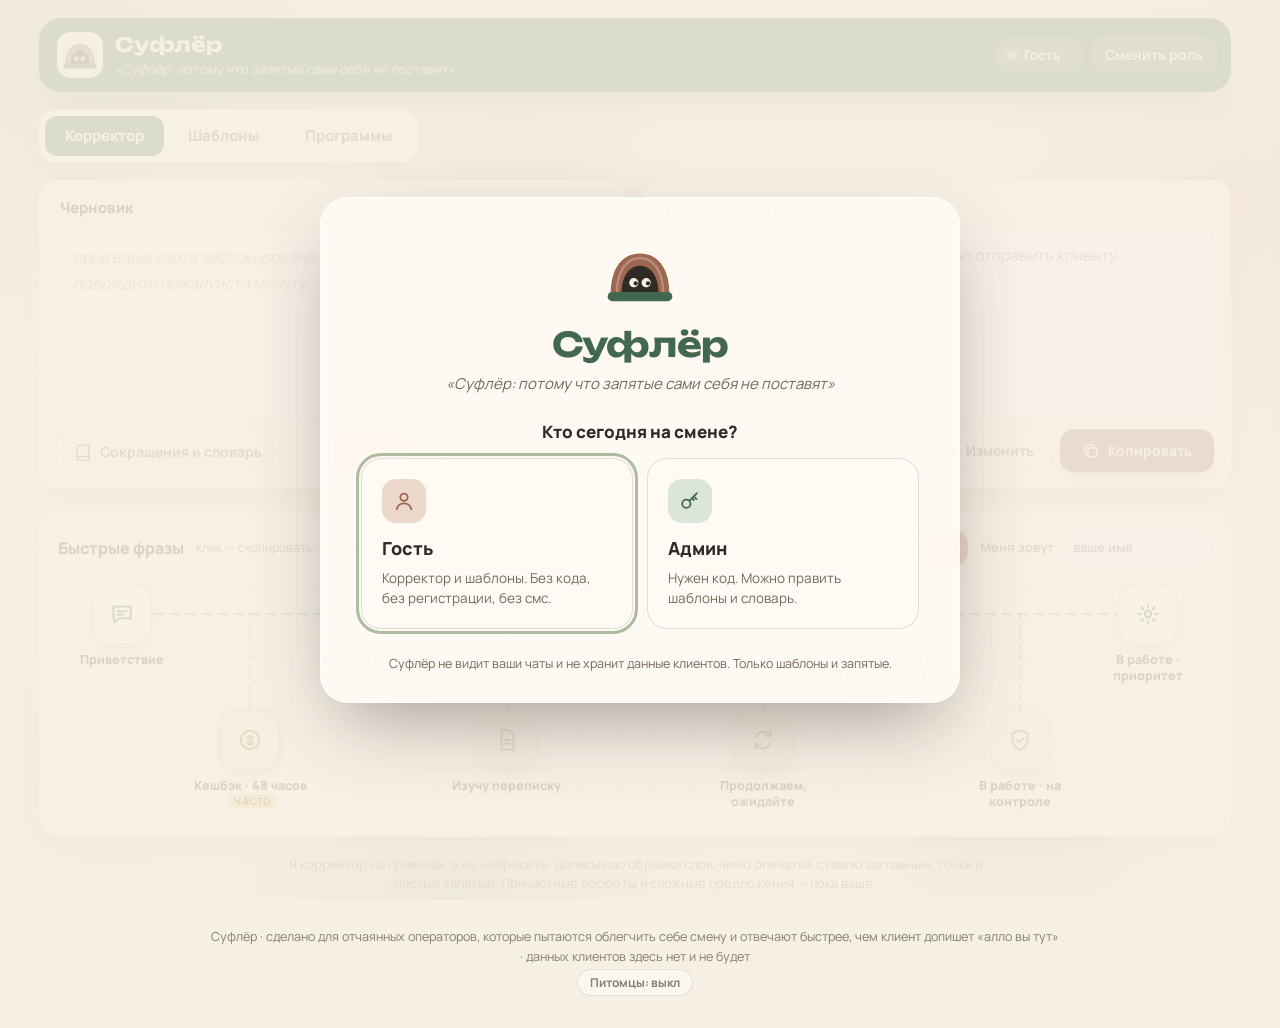
<file: index.html>
<!doctype html>
<html lang="ru">
<head>
  <meta charset="utf-8">
  <meta name="viewport" content="width=device-width, initial-scale=1">
  <title>Суфлёр</title>
  <meta name="description" content="Помощник операторов чат-поддержки: корректор и шаблоны ответов.">
  <meta name="robots" content="noindex, nofollow">
  <link rel="icon" href="data:image/svg+xml,%3Csvg xmlns='http://www.w3.org/2000/svg' viewBox='0 0 48 48'%3E%3Cpath d='M5 36C5 19 13 10 24 10s19 9 19 26z' fill='%239e6752'/%3E%3Cpath d='M12 36c0-11 5-18 12-18s12 7 12 18z' fill='%232f2a24'/%3E%3Ccircle cx='20' cy='29' r='3' fill='%23f7f0e4'/%3E%3Ccircle cx='28' cy='29' r='3' fill='%23f7f0e4'/%3E%3Crect x='3' y='35' width='42' height='6' rx='3' fill='%23436850'/%3E%3C/svg%3E">
  <link rel="preconnect" href="https://fonts.googleapis.com">
  <link rel="preconnect" href="https://fonts.gstatic.com" crossorigin>
  <link href="https://fonts.googleapis.com/css2?family=Manrope:wght@400;500;600;700;800&family=Unbounded:wght@500;700&display=swap" rel="stylesheet">
  <link rel="stylesheet" href="css/style.css?v=31">
</head>
<body>
  <!-- Фон рисуется кодом: пятна плывут, поверх лёгкое зерно -->
  <div class="bg" aria-hidden="true">
    <div class="bg-move">
      <span class="blob b1"></span><span class="blob b2"></span><span class="blob b3"></span>
      <span class="blob b4"></span><span class="blob b5"></span><span class="blob b6"></span>
    </div>
    <div class="floaters" id="floaters"></div>
    <span class="grain"></span>
  </div>

  <svg width="0" height="0" style="position:absolute" aria-hidden="true">
    <symbol id="logo" viewBox="0 0 48 48">
      <path d="M5 36C5 19 13 10 24 10s19 9 19 26z" fill="#9e6752"/>
      <path d="M9 36C9 21 15.5 13 24 13s15 8 15 23" fill="none" stroke="#f7f0e4" stroke-opacity=".28" stroke-width="1.6"/>
      <path d="M12 36c0-11 5-18 12-18s12 7 12 18z" fill="#2f2a24"/>
      <g class="eyes">
        <circle cx="20" cy="29" r="3" fill="#f7f0e4"/><circle cx="28" cy="29" r="3" fill="#f7f0e4"/>
        <circle class="pupil" cx="21.2" cy="29.4" r="1.4" fill="#2f2a24"/><circle class="pupil" cx="29.2" cy="29.4" r="1.4" fill="#2f2a24"/>
      </g>
      <rect x="3" y="35" width="42" height="6" rx="3" fill="#436850"/>
    </symbol>
    <symbol id="i-search" viewBox="0 0 24 24"><circle cx="11" cy="11" r="7" fill="none" stroke="currentColor" stroke-width="2"/><path d="m20 20-3.5-3.5" stroke="currentColor" stroke-width="2" stroke-linecap="round"/></symbol>
    <symbol id="i-copy" viewBox="0 0 24 24"><rect x="8" y="8" width="12" height="12" rx="3" fill="none" stroke="currentColor" stroke-width="2"/><path d="M16 8V6a2 2 0 0 0-2-2H6a2 2 0 0 0-2 2v8a2 2 0 0 0 2 2h2" fill="none" stroke="currentColor" stroke-width="2"/></symbol>
    <symbol id="i-guest" viewBox="0 0 24 24"><circle cx="12" cy="8" r="4" fill="none" stroke="currentColor" stroke-width="2"/><path d="M4 21c1-4.5 4.5-6.5 8-6.5s7 2 8 6.5" fill="none" stroke="currentColor" stroke-width="2" stroke-linecap="round"/></symbol>
    <symbol id="i-key" viewBox="0 0 24 24"><circle cx="8" cy="15" r="4.5" fill="none" stroke="currentColor" stroke-width="2"/><path d="m11.2 11.8 8.3-8.3M16 7l3 3M14 9l2 2" fill="none" stroke="currentColor" stroke-width="2" stroke-linecap="round"/></symbol>
    <symbol id="i-close" viewBox="0 0 24 24"><path d="M6 6l12 12M18 6 6 18" stroke="currentColor" stroke-width="2" stroke-linecap="round"/></symbol>
    <symbol id="i-link" viewBox="0 0 24 24"><path d="M10 14a4 4 0 0 0 5.7 0l3-3a4 4 0 0 0-5.7-5.7l-1 1M14 10a4 4 0 0 0-5.7 0l-3 3a4 4 0 0 0 5.7 5.7l1-1" fill="none" stroke="currentColor" stroke-width="2" stroke-linecap="round"/></symbol>
    <symbol id="i-wave" viewBox="0 0 24 24"><path d="M4 5h16v11H9l-4 4v-4H4z" fill="none" stroke="currentColor" stroke-width="1.8" stroke-linejoin="round"/><path d="M8 9.5h8M8 12.5h5" stroke="currentColor" stroke-width="1.8" stroke-linecap="round"/></symbol>
    <symbol id="i-clock" viewBox="0 0 24 24"><circle cx="12" cy="12" r="8.5" fill="none" stroke="currentColor" stroke-width="1.8"/><path d="M12 7.5V12l3 2" fill="none" stroke="currentColor" stroke-width="1.8" stroke-linecap="round"/></symbol>
    <symbol id="i-send" viewBox="0 0 24 24"><path d="M4 12 20 4l-4 16-4-6.5z" fill="none" stroke="currentColor" stroke-width="1.8" stroke-linejoin="round"/><path d="m12 13.5 8-9.5" stroke="currentColor" stroke-width="1.8"/></symbol>
    <symbol id="i-gear" viewBox="0 0 24 24"><circle cx="12" cy="12" r="3" fill="none" stroke="currentColor" stroke-width="1.8"/><path d="M12 3v2.5M12 18.5V21M3 12h2.5M18.5 12H21M5.6 5.6l1.8 1.8M16.6 16.6l1.8 1.8M5.6 18.4l1.8-1.8M16.6 7.4l1.8-1.8" stroke="currentColor" stroke-width="1.8" stroke-linecap="round"/></symbol>
    <symbol id="i-doc" viewBox="0 0 24 24"><path d="M7 3h7l4 4v14H7z" fill="none" stroke="currentColor" stroke-width="1.8" stroke-linejoin="round"/><path d="M10 12h5M10 15.5h5" stroke="currentColor" stroke-width="1.8" stroke-linecap="round"/></symbol>
    <symbol id="i-loop" viewBox="0 0 24 24"><path d="M19 8a7.5 7.5 0 0 0-13.5 1M5 16a7.5 7.5 0 0 0 13.5-1" fill="none" stroke="currentColor" stroke-width="1.8" stroke-linecap="round"/><path d="M19 3.5V8h-4.5M5 20.5V16h4.5" fill="none" stroke="currentColor" stroke-width="1.8" stroke-linecap="round" stroke-linejoin="round"/></symbol>
    <symbol id="i-shield" viewBox="0 0 24 24"><path d="M12 3 5 6v5.5c0 4.5 3 8 7 9.5 4-1.5 7-5 7-9.5V6z" fill="none" stroke="currentColor" stroke-width="1.8" stroke-linejoin="round"/><path d="m9 12 2.2 2.2L15.5 10" fill="none" stroke="currentColor" stroke-width="1.8" stroke-linecap="round" stroke-linejoin="round"/></symbol>
    <symbol id="i-megaphone" viewBox="0 0 24 24"><path d="M4 10v4a1 1 0 0 0 1 1h2l6 4V5L7 9H5a1 1 0 0 0-1 1z" fill="none" stroke="currentColor" stroke-width="1.9" stroke-linejoin="round"/><path d="M16.5 8.5a5 5 0 0 1 0 7M19 6a8.5 8.5 0 0 1 0 12" fill="none" stroke="currentColor" stroke-width="1.9" stroke-linecap="round"/></symbol>
    <symbol id="i-alert" viewBox="0 0 24 24"><path d="M12 3.5 2.8 19.5h18.4z" fill="none" stroke="currentColor" stroke-width="1.9" stroke-linejoin="round"/><path d="M12 9.5v4.5" stroke="currentColor" stroke-width="2" stroke-linecap="round"/><circle cx="12" cy="16.8" r="1.2" fill="currentColor"/></symbol>
    <symbol id="i-image" viewBox="0 0 24 24"><rect x="3.5" y="4.5" width="17" height="15" rx="3" fill="none" stroke="currentColor" stroke-width="1.9"/><circle cx="9" cy="10" r="1.8" fill="none" stroke="currentColor" stroke-width="1.7"/><path d="m5 18 5-5 3.5 3.5L16 14l3.5 3.5" fill="none" stroke="currentColor" stroke-width="1.8" stroke-linejoin="round"/></symbol>
    <symbol id="i-oops" viewBox="0 0 24 24"><path d="M9 14 4 9l5-5" fill="none" stroke="currentColor" stroke-width="2" stroke-linecap="round" stroke-linejoin="round"/><path d="M4 9h10.5a5.5 5.5 0 0 1 0 11H11" fill="none" stroke="currentColor" stroke-width="2" stroke-linecap="round"/></symbol>
    <symbol id="i-coin" viewBox="0 0 24 24"><circle cx="12" cy="12" r="8.5" fill="none" stroke="currentColor" stroke-width="1.8"/><path d="M12 7.5v9M14.6 9.6c-.5-.8-1.5-1.3-2.6-1.3-1.5 0-2.6.8-2.6 1.9 0 2.6 5.4 1.3 5.4 3.9 0 1.1-1.2 1.9-2.8 1.9-1.2 0-2.2-.5-2.7-1.3" fill="none" stroke="currentColor" stroke-width="1.7" stroke-linecap="round"/></symbol>
    <symbol id="i-external" viewBox="0 0 24 24"><path d="M14 4h6v6M20 4l-9 9" fill="none" stroke="currentColor" stroke-width="2" stroke-linecap="round" stroke-linejoin="round"/><path d="M18 14v4a2 2 0 0 1-2 2H6a2 2 0 0 1-2-2V8a2 2 0 0 1 2-2h4" fill="none" stroke="currentColor" stroke-width="2" stroke-linecap="round"/></symbol>
    <symbol id="i-star" viewBox="0 0 24 24"><path d="m12 3.6 2.6 5.3 5.8.8-4.2 4.1 1 5.8L12 16.9l-5.2 2.7 1-5.8-4.2-4.1 5.8-.8z" fill="var(--star-fill, none)" stroke="currentColor" stroke-width="1.8" stroke-linejoin="round"/></symbol>
    <symbol id="i-pencil" viewBox="0 0 24 24"><path d="M4 20h4L19 9l-4-4L4 16z" fill="none" stroke="currentColor" stroke-width="1.9" stroke-linejoin="round"/><path d="m13.5 6.5 4 4" stroke="currentColor" stroke-width="1.9"/></symbol>
    <symbol id="i-book" viewBox="0 0 24 24"><path d="M4 5.5A2.5 2.5 0 0 1 6.5 3H20v15H6.5A2.5 2.5 0 0 0 4 20.5zM4 20.5A2.5 2.5 0 0 0 6.5 23H20v-5" fill="none" stroke="currentColor" stroke-width="2" stroke-linejoin="round"/></symbol>
  </svg>

  <!-- ===== Экран выбора роли ===== -->
  <div id="gate" class="gate" hidden>
    <div class="gate-card">
      <svg class="gate-logo"><use href="#logo"/></svg>
      <h1 class="gate-title">Суфлёр</h1>
      <p class="gate-slogan" data-slogan></p>
      <div id="gate-choices">
        <h2 class="gate-q">Кто сегодня на смене?</h2>
        <div class="choices">
          <button class="choice" data-choice="guest" type="button">
            <span class="choice-ico"><svg><use href="#i-guest"/></svg></span>
            <span class="choice-name">Гость</span>
            <span class="choice-desc">Корректор и шаблоны. Без кода, без регистрации, без смс.</span>
          </button>
          <button class="choice choice-admin" data-choice="admin" type="button">
            <span class="choice-ico"><svg><use href="#i-key"/></svg></span>
            <span class="choice-name">Админ</span>
            <span class="choice-desc">Нужен код. Можно править шаблоны и словарь.</span>
          </button>
        </div>
      </div>
      <form id="code-form" class="code-form" hidden autocomplete="off">
        <h2 class="gate-q">Введите код</h2>
        <input id="code-input" class="code-input" type="password" inputmode="text" maxlength="64"
               autocomplete="off" spellcheck="false" aria-label="Код доступа" placeholder="••••">
        <p id="code-msg" class="code-msg" role="alert"></p>
        <div class="code-actions">
          <button type="button" class="btn ghost" id="code-back">Назад</button>
          <button type="submit" class="btn btn-green" id="code-submit">Войти</button>
        </div>
      </form>
      <p class="gate-foot" id="gate-foot">Суфлёр не видит ваши чаты и не хранит данные клиентов. Только шаблоны и запятые.</p>
    </div>
  </div>

  <div class="app" id="app">
    <!-- ===== Шапка ===== -->
    <header class="topbar">
      <div class="brand">
        <svg class="brand-logo"><use href="#logo"/></svg>
        <div>
          <div class="brand-name">Суфлёр</div>
          <div class="brand-slogan" data-slogan></div>
        </div>
      </div>
      <div class="who">
        <button class="btn top-btn ann-pill" id="ann-pill" type="button" hidden title="Показать скрытые объявления"><svg class="ico"><use href="#i-megaphone"/></svg>Объявление<span class="ann-pill-n" id="ann-pill-n"></span></button>
        <button class="btn top-btn" id="btn-announce" type="button" data-admin hidden><svg class="ico"><use href="#i-megaphone"/></svg>Сообщить всем</button>
        <div class="role-pill" id="role-pill">
          <span class="role-dot"></span>
          <span id="role-name">Гость</span>
          <span class="role-time" id="role-time"></span>
        </div>
        <button class="btn top-btn" id="btn-logout" type="button" hidden>Выйти</button>
        <button class="btn top-btn" id="btn-switch" type="button">Сменить роль</button>
      </div>
    </header>

    <div class="demo-banner" id="demo-banner" hidden></div>
    <div class="ann-bar" id="ann-bar" hidden aria-live="polite"></div>

    <nav class="tabs" role="tablist">
      <span class="tab-ink" id="tab-ink"></span>
      <button class="tab" role="tab" data-tab="corrector" type="button">Корректор</button>
      <button class="tab" role="tab" data-tab="templates" type="button">Шаблоны <span class="tab-count" id="tab-count"></span></button>
      <button class="tab" role="tab" data-tab="apps" type="button">Программы</button>
      <button class="tab" role="tab" data-tab="sugg" type="button" hidden>Предложения <span class="tab-count" id="sugg-count"></span></button>
      <button class="tab" role="tab" data-tab="owner" type="button" hidden>Сессии</button>
    </nav>

    <main>
      <!-- ===== Корректор ===== -->
      <section class="view" id="view-corrector" data-view="corrector">
        <div class="corr-grid">
          <div class="pane">
            <div class="pane-head">
              <h2>Черновик</h2>
              <span class="pane-hint">пишите как попало, тут все свои</span>
            </div>
            <textarea id="draft" class="field" spellcheck="false"
              placeholder="прив ваша карта заблокирована изза подозрительной операции подождите пожалуйста минуту"></textarea>
            <div class="pane-foot">
              <button class="btn ghost" id="btn-dict" type="button"><svg class="ico"><use href="#i-book"/></svg>Сокращения и словарь</button>
              <span class="pane-actions">
                <button class="btn oops-btn" type="button" data-oops="ru" title="Скопировать: «Просим не обращать внимания на предыдущее сообщение…» · Shift — другой язык"><svg class="ico"><use href="#i-oops"/></svg>Лох</button>
                <button class="btn h48-btn" type="button" id="btn-48" title="Скопировать: «Кешбэки обрабатываются и зачисляются в течение 48 часов…» · Shift — другой язык"><svg class="ico"><use href="#i-coin"/></svg>48ч</button>
                <button class="btn ghost" id="btn-clear" type="button">Очистить</button>
              </span>
            </div>
          </div>
          <div class="pane pane-out">
            <div class="pane-head">
              <h2>Готовый текст</h2>
              <span class="pane-hint" id="changes-hint"></span>
            </div>
            <div id="result" class="field result" aria-live="polite"></div>
            <textarea id="result-edit" class="field result result-edit" spellcheck="false" hidden aria-label="Готовый текст — правка"></textarea>
            <div class="pane-foot">
              <span class="kbd-hint"><kbd>Ctrl</kbd> + <kbd>Enter</kbd> — скопировать и очистить</span>
              <span class="pane-actions">
                <button class="btn ghost" id="btn-edit-result" type="button" title="Поправить готовый текст вручную"><svg class="ico"><use href="#i-pencil"/></svg><span>Изменить</span></button>
                <button class="btn btn-copy" id="btn-copy" type="button"><svg class="ico"><use href="#i-copy"/></svg>Копировать</button>
              </span>
            </div>
          </div>
        </div>
        <div class="suggest" id="suggest" hidden>
          <div class="tones-head">
            <h2>Похоже, подойдёт шаблон</h2>
            <span class="pane-hint">по словам из черновика · клик — скопировать</span>
          </div>
          <div class="suggest-list" id="suggest-list"></div>
        </div>
        <div class="tones" id="tones" hidden>
          <div class="tones-head">
            <h2>Другим тоном</h2>
            <span class="pane-hint">клик — скопировать</span>
          </div>
          <div class="tones-list" id="tones-list"></div>
        </div>
        <section class="flow" aria-label="Быстрые фразы">
          <div class="flow-head">
            <h2>Быстрые фразы</h2>
            <span class="pane-hint">клик — скопировать · наведите, чтобы прочитать</span>
            <button class="btn bye-btn" type="button" id="btn-bye"><svg class="ico"><use href="#i-wave"/></svg>Прощание</button>
            <button class="btn oops-btn" type="button" data-oops="ru" title="Скопировать: «Просим не обращать внимания на предыдущее сообщение…»"><svg class="ico"><use href="#i-oops"/></svg>Лоханулся</button>
            <label class="flow-name">Меня зовут <input id="op-name" maxlength="40" placeholder="ваше имя" autocomplete="off" spellcheck="false"></label>
          </div>
          <div class="flow-map" id="flow-map"></div>
        </section>
        <p class="honest">Я корректор на правилах, а не нейросеть: дописываю обрывки слов, чиню опечатки, ставлю заглавные, точки и частые запятые. Причастные обороты и сложные предложения — пока ваше.</p>
      </section>

      <!-- ===== Шаблоны ===== -->
      <section class="view" id="view-templates" data-view="templates" hidden>
        <div class="tpl-bar">
          <label class="search">
            <svg class="ico"><use href="#i-search"/></svg>
            <input id="search" type="search" placeholder="Ключевое слово, название или кусок текста" autocomplete="off" spellcheck="false">
            <kbd class="search-kbd" title="Enter копирует первый результат">Enter</kbd>
          </label>
          <div class="seg lang-seg" id="lang-seg" role="group" aria-label="Язык копирования">
            <button class="seg-btn" data-lang="ru" type="button" title="Копировать на русском">РУС</button>
            <button class="seg-btn" data-lang="kz" type="button" title="Копировать на казахском (если есть)">ҚАЗ</button>
          </div>
          <span class="tpl-count" id="tpl-count"></span>
          <button class="btn oops-btn" type="button" data-oops="tpl" title="Скопировать: «Просим не обращать внимания на предыдущее сообщение…»"><svg class="ico"><use href="#i-oops"/></svg>Лоханулся</button>
          <button class="btn btn-green" id="btn-add-tpl" type="button" hidden>+ Добавить шаблон</button>
          <button class="btn ghost" id="btn-suggest" type="button">Предложить шаблон</button>
        </div>
        <div class="fav-chips" id="fav-chips" hidden></div>
        <div class="cat-chips" id="cat-chips" hidden></div>
        <details class="memo" id="tpl-memo">
          <summary><svg class="ico"><use href="#i-book"/></svg>Памятка: как вставить номер, сумму, имя в шаблон<span class="memo-arrow" aria-hidden="true">▾</span></summary>
          <div class="memo-body">
            <p><b>Главное:</b> пиши в поиск слово шаблона и сразу нужное значение — оно само встанет в текст и подсветится. Потом просто кликни по шаблону.</p>
            <div class="memo-grid">
              <span>Телефон (любой страны)</span><code>идентиф +7 706 000 0000</code> <code>идентиф +998 90 123 45 67</code>
              <span>Сумма</span><code>вал поступил 5000</code>
              <span>Последние 4 цифры карты</span><code>инактив 1234</code>
              <span>Банк (полное название)</span><code>пт бцк</code> <code>пт халык</code>
              <span>ICCID (любые цифры)</span><code>iccd 8931…</code>
              <span>Дата</span><code>билим 1.2.2026</code> <code>билим 2026-02-01</code>
              <span>Модель телефона</span><code>модель A2848</code> <code>модель SM-S918B</code> <code>модель iPhone 15</code>
              <span>MCC-код</span><code>мсс 4722</code>
              <span>ID мерчанта</span><code>мерч 165459</code>
              <span>ФИО ЧСИ</span><code>чси иванов иван иванович</code>
              <span>Номер обращения</span><code>заявл 123456</code>
            </div>
            <ul>
              <li>ФИО можно вставить капсом из Колвира — сайт сам сделает «Иванов Иван Иванович».</li>
              <li>Своё имя впиши один раз в поле «Меня зовут» на вкладке «Корректор» — оно встанет в приветствия.</li>
              <li>«Прощание» само пишет «доброго утра», «хорошего дня», «хорошего вечера» или «доброй ночи» — по времени.</li>
              <li>Клик — скопировать на русском, <kbd>Shift</kbd> + клик — на казахском (если наверху выбран ҚАЗ — наоборот). Так же работают быстрые фразы, «Лоханулся» и «Прощание».</li>
              <li>Двойной клик или «Детали» — открыть целиком: там оба языка сразу. <kbd>Enter</kbd> в поиске копирует первый шаблон, <kbd>Shift</kbd>+<kbd>Enter</kbd> — на другом языке.</li>
              <li>Пишешь в корректоре по-казахски — он сам это поймёт: не будет «чинить» казахские слова русским словарём, а подсказки и быстрые фразы скопирует по-казахски.</li>
              <li>Значки на карточке: <span class="shot-badge">скрин</span> — к ответу есть картинка, без неё не отправляй; <span class="warn-badge">!</span> — проверь текст перед отправкой; <span class="kz-badge">ҚАЗ</span> — есть казахский.</li>
            </ul>
          </div>
        </details>
        <div class="tpl-list" id="tpl-list"></div>
        <div class="empty" id="tpl-empty" hidden></div>
      </section>

      <!-- ===== Программы ===== -->
      <section class="view" id="view-apps" data-view="apps" hidden>
        <div class="apps-bar">
          <h2>Программы</h2>
          <span class="pane-hint">с чем работаем · клик — открыть в новой вкладке</span>
          <button class="btn btn-green" id="btn-add-app" type="button" data-admin hidden>+ Добавить программу</button>
        </div>
        <div class="apps-list" id="apps-list"></div>
        <div class="empty" id="apps-empty" hidden></div>
      </section>

      <!-- ===== Предложения операторов (админ и владелец) ===== -->
      <section class="view" id="view-sugg" data-view="sugg" hidden>
        <div class="sugg-bar">
          <h2>Предложения операторов</h2>
          <div class="seg" id="sugg-filter" role="group">
            <button class="seg-btn active" data-f="pending" type="button">Ждут решения</button>
            <button class="seg-btn" data-f="done" type="button">Решённые</button>
          </div>
          <button class="btn ghost" id="btn-sugg-refresh" type="button">Обновить</button>
        </div>
        <div class="sugg-list" id="sugg-list"></div>
        <div class="empty" id="sugg-empty" hidden></div>
      </section>

      <!-- ===== Панель владельца ===== -->
      <section class="view" id="view-owner" data-view="owner" hidden>
        <div class="owner-grid">
          <div class="card">
            <div class="card-head">
              <h2>Кто сейчас вошёл по коду</h2>
              <button class="btn ghost" id="btn-sessions-refresh" type="button">Обновить</button>
            </div>
            <div class="table-wrap">
              <table class="sessions">
                <thead><tr><th>Код</th><th>Роль</th><th>Вход</th><th>Осталось</th><th></th></tr></thead>
                <tbody id="sessions-body"></tbody>
              </table>
            </div>
            <p class="muted small">Сессия сама заканчивается через 9 часов. «Выкинуть» сразу освобождает место кода.</p>
          </div>
          <div class="card">
            <div class="card-head"><h2>Импорт шаблонов</h2></div>
            <p class="muted small">Вставьте JSON-массив или текст в формате ниже, либо выберите файл. Блоки разделяются строкой <code>===</code>.</p>
            <pre class="import-example">ключ: возз, возврат
название: Возврат средств
тема: Кредиты          (необязательно)
ссылка: https://…      (необязательно)
текст:
Полный текст ответа клиенту,
можно в несколько строк.
текст каз:             (необязательно)
Қазақша мәтін.
===
ключ: …</pre>
            <textarea id="import-text" class="field import-field" spellcheck="false" placeholder="Вставьте шаблоны сюда"></textarea>
            <div class="import-row">
              <label class="btn ghost file-btn">Выбрать файл<input type="file" id="import-file" accept=".txt,.json,.md,text/plain,application/json" hidden></label>
              <label class="check"><input type="checkbox" id="import-replace"> заменить все текущие шаблоны</label>
            </div>
            <p class="import-preview" id="import-preview"></p>
            <button class="btn btn-green" id="btn-import" type="button" disabled>Импортировать</button>
          </div>
          <div class="card ofavs-card">
            <div class="card-head">
              <h2>Избранное по кодам</h2>
              <button class="btn ghost" id="btn-ofavs-refresh" type="button">Обновить</button>
            </div>
            <p class="muted small">Группы избранного у каждого кода — только просмотр. Нажмите на шаблон, чтобы открыть его.</p>
            <div class="ofavs" id="ofavs-list"></div>
          </div>
          <div class="card journal-card">
            <div class="card-head">
              <h2>Журнал изменений</h2>
              <input class="journal-filter" id="journal-filter" type="search" placeholder="Фильтр: кто, что, шаблон" autocomplete="off">
              <button class="btn ghost" id="btn-journal-refresh" type="button">Обновить</button>
            </div>
            <p class="muted small">Кто добавлял и менял шаблоны и словарь, кто публиковал объявления, кто что предлагал и какие предложения приняли или отклонили. Админы и владелец видны по названию кода, которое вы им дали («Общий», «Динара», «Аружан»), операторы — по имени, которое указали в предложении.</p>
            <div class="journal" id="journal-list"></div>
          </div>
        </div>
      </section>
    </main>

    <footer class="foot">
      <p>Суфлёр · сделано для отчаянных операторов, которые пытаются облегчить себе смену и отвечают быстрее, чем клиент допишет «алло вы тут»</p>
      <p>· данных клиентов здесь нет и не будет</p>
      <p><button class="pets-toggle" id="pets-toggle" type="button">Питомцы: вкл</button></p>
    </footer>
  </div>

  <!-- ===== Детали шаблона (выезжает справа) ===== -->
  <div class="drawer-wrap" id="drawer" hidden>
    <div class="scrim" data-close></div>
    <aside class="drawer" role="dialog" aria-modal="true" aria-labelledby="d-title">
      <button class="icon-btn drawer-close" data-close type="button" aria-label="Закрыть"><svg><use href="#i-close"/></svg></button>
      <span class="d-cat" id="d-cat"></span>
      <h2 id="d-title"></h2>
      <p class="d-keys"><span>Ключи:</span> <span id="d-keyword"></span></p>
      <div class="d-body" id="d-body"></div>
      <div class="d-kz" id="d-kz-wrap" hidden>
        <h4>Қазақша <span class="kz-draft-note" id="d-kz-draft" hidden>черновик перевода — проверьте перед отправкой</span></h4>
        <div class="d-body" id="d-body-kz"></div>
      </div>
      <div id="d-fill"></div>
      <div class="d-notice" id="d-notice" hidden><svg class="ico"><use href="#i-alert"/></svg><span></span></div>
      <div class="d-shot" id="d-shot" hidden>
        <h4>Скриншот к шаблону</h4>
        <button class="d-shot-img" id="d-shot-view" type="button" title="Открыть крупно"><img id="d-shot-img" alt="Скриншот к шаблону"></button>
        <button class="btn ghost" id="d-shot-copy" type="button"><svg class="ico"><use href="#i-image"/></svg>Скопировать скрин</button>
      </div>
      <a class="d-link" id="d-link" target="_blank" rel="noopener noreferrer" hidden><svg class="ico"><use href="#i-link"/></svg><span></span></a>
      <div class="d-actions">
        <button class="btn btn-copy" id="d-copy" type="button"><svg class="ico"><use href="#i-copy"/></svg><span id="d-copy-label">Копировать</span></button>
        <button class="btn btn-copy" id="d-copy-kz" type="button" hidden><svg class="ico"><use href="#i-copy"/></svg>Копировать ҚАЗ</button>
        <span class="spacer"></span>
        <button class="btn ghost" id="d-kz-ok" type="button" hidden>✓ Казахский проверен</button>
        <button class="btn ghost d-fav" id="d-fav" type="button" data-admin hidden><svg class="ico"><use href="#i-star"/></svg>В избранное</button>
        <button class="btn ghost" id="d-suggest" type="button">Предложить правку</button>
        <button class="btn btn-green" id="d-edit" type="button" data-admin hidden>Редактировать</button>
        <button class="btn danger" id="d-delete" type="button" data-admin hidden>Удалить</button>
      </div>
    </aside>
  </div>

  <!-- ===== Модальные окна ===== -->
  <div class="modal-wrap" id="tpl-modal" hidden>
    <div class="scrim" data-close></div>
    <form class="modal" id="tpl-form" autocomplete="off">
      <button class="icon-btn modal-close" data-close type="button" aria-label="Закрыть"><svg><use href="#i-close"/></svg></button>
      <h2 id="tpl-form-title">Новый шаблон</h2>
      <div class="form-row two">
        <label>Ключевые слова <b>*</b><input name="keyword" maxlength="300" required placeholder="возз, возврат"></label>
        <label>Название <b>*</b><input name="title" maxlength="200" required placeholder="Возврат средств"></label>
      </div>
      <label>Тема<input name="category" maxlength="60" list="cat-list" placeholder="Кредиты, Контакты, Переводы…"><datalist id="cat-list"></datalist><span class="field-tip">Можно вписать новую тему — она появится в списке тем.</span></label>
      <label>Текст на русском <b>*</b><textarea name="body" rows="7" maxlength="10000" required placeholder="Полный текст ответа клиенту"></textarea></label>
      <p class="muted small form-tip">Можно оставить место для подстановки из поиска: <code>{телефон}</code> <code>{сумма}</code> <code>{карта}</code> <code>{ICCID}</code> <code>{дата}</code> <code>{модель}</code> <code>{банк}</code> <code>{MCC}</code> <code>{мерчант}</code> <code>{ЧСИ}</code> <code>{обращение}</code>. Кусок в <code>[[ ]]</code> пропадёт, если значение не дописали в поиск: <code>нет доступа к номеру[[ {телефон}]], мы…</code></p>
      <label>Текст на казахском <b>*</b><textarea name="body_kz" rows="5" maxlength="10000" required placeholder="Қазақша мәтін — без него шаблон не сохранится"></textarea></label>
      <label>Ссылка<input name="link" maxlength="1000" placeholder="https://… — инструкция или страница банка"></label>
      <label>Предупреждение при копировании<textarea name="notice" rows="2" maxlength="1000" placeholder="Необязательно. Например: «Текст составлен под конкретного клиента — проверьте перед отправкой»"></textarea></label>
      <div class="img-field">
        <span class="img-field-label">Скриншот к шаблону <span class="muted">(необязательно — при копировании операторы увидят окно «не отправлять без скрина»)</span></span>
        <div class="img-drop" id="tpl-img-drop" tabindex="0">
          <img id="tpl-img-preview" alt="Скриншот к шаблону" hidden>
          <span class="img-drop-hint" id="tpl-img-hint"><svg class="ico"><use href="#i-image"/></svg>Вставьте картинку (Ctrl+V), перетащите сюда или <label class="link-btn">выберите файл<input type="file" id="tpl-img-file" accept="image/png,image/jpeg,image/webp" hidden></label></span>
        </div>
        <button class="btn ghost" id="tpl-img-remove" type="button" hidden>Убрать скрин</button>
      </div>
      <p class="form-msg" id="tpl-form-msg" role="alert"></p>
      <div class="modal-actions">
        <button class="btn ghost" type="button" data-close>Отмена</button>
        <button class="btn btn-green" type="submit">Сохранить</button>
      </div>
    </form>
  </div>

  <div class="modal-wrap" id="ann-modal" hidden>
    <div class="scrim" data-close></div>
    <form class="modal" id="ann-form" autocomplete="off">
      <button class="icon-btn modal-close" data-close type="button" aria-label="Закрыть"><svg><use href="#i-close"/></svg></button>
      <h2>Объявление для всех</h2>
      <p class="muted small">Появится сверху у всех, кто открыл Суфлёр. Каждый может скрыть его у себя и открыть снова кнопкой «Объявление» в шапке.</p>
      <label>Текст <b>*</b><textarea name="body" rows="4" maxlength="1000" required placeholder="Массовый сбой: переводы на Kaspi не проходят. Отвечаем шаблоном «санкц». Обновим, как починят."></textarea></label>
      <div class="ann-hours">
        <span>Показывать</span>
        <input type="range" name="hours" min="1" max="48" step="1" value="4" aria-label="Сколько часов показывать">
        <b id="ann-hours-val">4 часа</b>
      </div>
      <div class="ann-quick" id="ann-quick">
        <button type="button" data-h="1">1 ч</button><button type="button" data-h="2">2 ч</button><button type="button" data-h="4">4 ч</button>
        <button type="button" data-h="8">8 ч</button><button type="button" data-h="12">12 ч</button><button type="button" data-h="24">сутки</button><button type="button" data-h="48">двое суток</button>
      </div>
      <p class="muted small" id="ann-until"></p>
      <p class="form-msg" id="ann-msg" role="alert"></p>
      <div class="modal-actions">
        <button class="btn ghost" type="button" data-close>Отмена</button>
        <button class="btn btn-green" type="submit">Опубликовать</button>
      </div>
      <div class="ann-active" id="ann-active"></div>
    </form>
  </div>

  <div class="modal-wrap" id="sug-modal" hidden>
    <div class="scrim" data-close></div>
    <form class="modal" id="sug-form" autocomplete="off">
      <button class="icon-btn modal-close" data-close type="button" aria-label="Закрыть"><svg><use href="#i-close"/></svg></button>
      <h2 id="sug-form-title">Предложить шаблон</h2>
      <p class="muted small" id="sug-form-desc">Админы посмотрят и добавят шаблон, если он подходит.</p>
      <div class="form-row two" data-new>
        <label>Ключевые слова <b>*</b><input name="keyword" maxlength="300" placeholder="деп, депозит"></label>
        <label>Название <b>*</b><input name="title" maxlength="200" placeholder="Депозит в процессе открытия"></label>
      </div>
      <label data-new>Тема<input name="category" maxlength="60" list="cat-list" placeholder="Кредиты, Карты…"></label>
      <label>Текст <b>*</b><textarea name="body" rows="7" maxlength="10000" required placeholder="Текст ответа клиенту"></textarea></label>
      <label>Комментарий<input name="note" maxlength="1000" placeholder="Что исправить или зачем нужен шаблон"></label>
      <label>Ваше имя<input name="author" maxlength="60" placeholder="Чтобы админ знал, от кого"></label>
      <p class="form-msg" id="sug-msg" role="alert"></p>
      <div class="modal-actions">
        <button class="btn ghost" type="button" data-close>Отмена</button>
        <button class="btn btn-green" type="submit">Отправить</button>
      </div>
    </form>
  </div>

  <div class="modal-wrap" id="dict-modal" hidden>
    <div class="scrim" data-close></div>
    <div class="modal modal-wide">
      <button class="icon-btn modal-close" data-close type="button" aria-label="Закрыть"><svg><use href="#i-close"/></svg></button>
      <h2>Сокращения и словарь</h2>
      <div class="seg" role="tablist">
        <button class="seg-btn" data-kind="shortcut" type="button">Сокращения</button>
        <button class="seg-btn" data-kind="typo" type="button">Словарь опечаток</button>
      </div>
      <p class="muted small" id="dict-desc"></p>
      <form class="dict-add" id="dict-form" data-admin hidden autocomplete="off">
        <input name="short" maxlength="60" placeholder="прив" required>
        <span class="arrow">→</span>
        <input name="full" maxlength="1000" placeholder="здравствуйте!" required>
        <button class="btn btn-green" type="submit">Добавить</button>
      </form>
      <p class="form-msg" id="dict-msg" role="alert"></p>
      <input class="dict-filter" id="dict-filter" type="search" placeholder="Найти в списке" autocomplete="off">
      <ul class="dict-list" id="dict-list"></ul>
      <p class="muted small" id="dict-guest-note">Менять список может админ.</p>
    </div>
  </div>

  <div class="modal-wrap notice-wrap" id="notice-modal" hidden>
    <div class="scrim" data-close></div>
    <div class="modal notice-modal" role="alertdialog" aria-modal="true" aria-labelledby="nm-title">
      <div class="nm-badge"><svg><use href="#i-alert"/></svg></div>
      <h2 id="nm-title">Текст скопирован</h2>
      <p class="nm-text" id="nm-text"></p>
      <ol class="nm-steps" id="nm-steps" hidden>
        <li>Вставьте скопированный текст в Ч2Д.</li>
        <li>Вернитесь сюда и нажмите <b>«Скопировать скрин»</b>.</li>
        <li>Вставьте скрин в Ч2Д и отправьте вместе с текстом.</li>
      </ol>
      <button class="nm-shot" id="nm-shot" type="button" hidden title="Открыть крупно"><img id="nm-img" alt="Скриншот к шаблону"><span class="nm-loading" id="nm-loading">Загружаю скрин…</span></button>
      <div class="modal-actions">
        <button class="btn ghost" id="nm-view" type="button" hidden>Посмотреть скрин</button>
        <button class="btn btn-copy" id="nm-copy-img" type="button" hidden><svg class="ico"><use href="#i-image"/></svg>Скопировать скрин</button>
        <button class="btn btn-green" type="button" data-close id="nm-ok">Понятно</button>
      </div>
    </div>
  </div>

  <div class="modal-wrap shot-view" id="shot-view" hidden>
    <div class="scrim" data-close></div>
    <figure class="shot-figure">
      <img id="sv-img" alt="Скриншот к шаблону">
      <figcaption><button class="btn btn-copy" id="sv-copy" type="button"><svg class="ico"><use href="#i-image"/></svg>Скопировать скрин</button><button class="btn ghost" type="button" data-close>Закрыть</button></figcaption>
    </figure>
  </div>

  <div class="modal-wrap" id="app-modal" hidden>
    <div class="scrim" data-close></div>
    <form class="modal modal-small" id="app-form" autocomplete="off">
      <button class="icon-btn modal-close" data-close type="button" aria-label="Закрыть"><svg><use href="#i-close"/></svg></button>
      <h2 id="app-form-title">Новая программа</h2>
      <label>Название <b>*</b><input name="title" maxlength="80" required placeholder="Ч2Д (Chat2Desk)"></label>
      <label>Ссылка <b>*</b><input name="url" maxlength="1000" required placeholder="https://…"></label>
      <label>Подсказка<input name="note" maxlength="300" placeholder="Необязательно: для чего эта программа"></label>
      <label>Порядок в списке<input name="sort" type="number" min="0" max="999" step="1" value="100"></label>
      <p class="form-msg" id="app-form-msg" role="alert"></p>
      <div class="modal-actions">
        <button class="btn danger" id="app-delete" type="button" hidden>Удалить</button>
        <span class="spacer"></span>
        <button class="btn ghost" type="button" data-close>Отмена</button>
        <button class="btn btn-green" type="submit">Сохранить</button>
      </div>
    </form>
  </div>

  <div class="modal-wrap" id="topic-modal" hidden>
    <div class="scrim" data-close></div>
    <form class="modal modal-small" id="topic-form" autocomplete="off">
      <button class="icon-btn modal-close" data-close type="button" aria-label="Закрыть"><svg><use href="#i-close"/></svg></button>
      <h2>Новая тема</h2>
      <p class="muted small">Тема сразу появится среди тем шаблонов у всех. Шаблоны в неё можно перенести через «Редактировать» → «Тема».</p>
      <label>Название темы<input name="name" maxlength="60" required placeholder="Например: Отзывы и жалобы"></label>
      <p class="form-msg" id="topic-form-msg" role="alert"></p>
      <div class="modal-actions">
        <button class="btn ghost" type="button" data-close>Закрыть</button>
        <button class="btn btn-green" type="submit">Добавить тему</button>
      </div>
      <div class="topic-empty" id="topic-empty" hidden>
        <h3>Пустые темы</h3>
        <ul class="topic-list" id="topic-list"></ul>
      </div>
    </form>
  </div>

  <div class="fav-pop" id="fav-pop" hidden role="dialog" aria-label="Добавить в избранное">
    <div class="fav-pop-title"><svg><use href="#i-star"/></svg>В группу избранного</div>
    <div class="fav-pop-list" id="fav-pop-list"></div>
    <form class="fav-pop-form" id="fav-pop-form" autocomplete="off">
      <input maxlength="40" placeholder="Новая группа…" aria-label="Новая группа">
      <button class="btn btn-green" type="submit">+</button>
    </form>
  </div>

  <div class="modal-wrap" id="fav-modal" hidden>
    <div class="scrim" data-close></div>
    <div class="modal modal-small">
      <button class="icon-btn modal-close" data-close type="button" aria-label="Закрыть"><svg><use href="#i-close"/></svg></button>
      <h2>Группы избранного</h2>
      <p class="muted small">Группы общие для всех, кто входит по этому коду. У другого кода — свои. Чтобы добавить шаблон, нажмите ☆ на его карточке.</p>
      <form class="fav-new" id="fav-new-form" autocomplete="off">
        <input maxlength="40" placeholder="Название новой группы" aria-label="Название новой группы" required>
        <button class="btn btn-green" type="submit">Создать</button>
      </form>
      <ul class="fav-groups" id="fav-groups"></ul>
      <p class="muted small" id="fav-groups-empty">Групп пока нет.</p>
    </div>
  </div>

  <div class="modal-wrap" id="confirm-modal" hidden>
    <div class="scrim" data-close></div>
    <div class="modal modal-small">
      <h2 id="confirm-title">Точно?</h2>
      <p id="confirm-text" class="muted"></p>
      <div class="modal-actions">
        <button class="btn ghost" type="button" data-close>Отмена</button>
        <button class="btn danger" type="button" id="confirm-ok">Да</button>
      </div>
    </div>
  </div>

  <div class="toasts" id="toasts" aria-live="polite"></div>

  <script src="js/config.js?v=31"></script>
  <script src="js/vocab.js?v=31"></script>
  <script src="js/words.js?v=31"></script>
  <script src="js/speller.js?v=31"></script>
  <script src="js/corrector.js?v=31"></script>
  <script src="js/tones.js?v=31"></script>
  <script src="js/fill.js?v=31"></script>
  <script src="js/api.js?v=31"></script>
  <script src="js/mock-backend.js?v=31"></script>
  <script src="js/pets.js?v=31"></script>
  <script src="js/app.js?v=31"></script>
</body>
</html>
</file>
<file: css/style.css>
/* ================= Суфлёр ================= */

:root {
  --terracotta: #9e6752;
  --terracotta-deep: #84523f;
  --terracotta-soft: #ecd7cb;
  --green: #436850;
  --green-deep: #34533f;
  --green-soft: #dbe5da;
  --sage: #adbc9f;
  --sage-soft: #dfe6d6;
  --cream: #f6efe3;
  --cream-2: #efe5d3;
  --paper: rgba(255, 251, 244, .9);
  --paper-solid: #fffbf4;
  --ink: #2f2a24;
  --muted: #74695d;
  --line: rgba(116, 105, 93, .2);
  --danger: #a24a3c;
  --radius: 20px;
  --shadow: 0 1px 2px rgba(60, 45, 30, .06), 0 10px 30px -12px rgba(60, 45, 30, .25);
  --shadow-lg: 0 30px 80px -20px rgba(47, 42, 36, .45);
  --ease: cubic-bezier(.2, .8, .2, 1);
  --font: 'Manrope', system-ui, -apple-system, 'Segoe UI', Roboto, Arial, sans-serif;
  --font-display: 'Unbounded', 'Manrope', system-ui, sans-serif;
}

* { box-sizing: border-box; }
html, body { margin: 0; }
body {
  font-family: var(--font);
  font-size: 15px;
  line-height: 1.5;
  color: var(--ink);
  background: var(--cream);
  min-height: 100vh;
  -webkit-font-smoothing: antialiased;
}
[hidden] { display: none !important; }
button, input, textarea { font: inherit; color: inherit; }
button { cursor: pointer; }
h1, h2, h3 { margin: 0; line-height: 1.2; }
a { color: var(--green); }
code { font-size: .9em; background: var(--sage-soft); padding: 1px 6px; border-radius: 6px; }
kbd {
  font-family: inherit; font-size: 11px; font-weight: 700;
  padding: 2px 6px; border-radius: 6px;
  background: var(--paper-solid); border: 1px solid var(--line); box-shadow: 0 1px 0 var(--line);
}
::selection { background: var(--sage); }

/* ---------- Фон ---------- */
.bg { position: fixed; inset: 0; z-index: -1; overflow: hidden; pointer-events: none; }
.bg-move { position: absolute; inset: -8%; transform: translate3d(var(--px, 0px), var(--py, 0px), 0); transition: transform .9s var(--ease); will-change: transform; }
.blob { position: absolute; border-radius: 50%; opacity: .7; will-change: transform; contain: strict; }
.b1 { width: 48vw; height: 48vw; left: -10vw; top: -12vw; background: radial-gradient(circle at 45% 45%, rgba(173,188,159,.95) 0%, rgba(201,212,187,.55) 38%, rgba(201,212,187,.18) 55%, transparent 70%); animation: drift1 26s ease-in-out infinite alternate; }
.b2 { width: 42vw; height: 42vw; right: -8vw; top: 4vh; background: radial-gradient(circle at 55% 45%, rgba(216,164,140,.9) 0%, rgba(232,198,180,.5) 38%, rgba(232,198,180,.16) 55%, transparent 70%); animation: drift2 31s ease-in-out infinite alternate; }
.b3 { width: 46vw; height: 46vw; left: 20vw; bottom: -20vw; background: radial-gradient(circle at 50% 50%, rgba(159,181,154,.9) 0%, rgba(205,216,194,.5) 38%, rgba(205,216,194,.16) 55%, transparent 70%); animation: drift3 36s ease-in-out infinite alternate; }
.b4 { width: 30vw; height: 30vw; right: 14vw; bottom: 2vh; background: radial-gradient(circle, #7f9c86 0%, rgba(127,156,134,.35) 40%, transparent 68%); opacity: .55; animation: drift4 29s ease-in-out infinite alternate; }
.b5 { width: 28vw; height: 28vw; left: 34vw; top: 10vh; background: radial-gradient(circle, #c98f74 0%, rgba(201,143,116,.35) 40%, transparent 68%); opacity: .45; animation: drift5 23s ease-in-out infinite alternate; }
.b6 { width: 22vw; height: 22vw; left: 6vw; bottom: 8vh; background: radial-gradient(circle, #e2b98f 0%, rgba(226,185,143,.35) 40%, transparent 68%); opacity: .55; animation: drift2 34s ease-in-out infinite alternate-reverse; }
@keyframes drift1 { 50% { transform: translate(10vw, 6vh) scale(1.1); } to { transform: translate(18vw, 14vh) scale(.95); } }
@keyframes drift2 { 50% { transform: translate(-10vw, 10vh) scale(.92); } to { transform: translate(-16vw, 22vh) scale(1.08); } }
@keyframes drift3 { 50% { transform: translate(-8vw, -8vh) scale(1.12); } to { transform: translate(-16vw, -14vh) scale(.96); } }
@keyframes drift4 { 50% { transform: translate(-12vw, -6vh) scale(1.2); } to { transform: translate(-4vw, -18vh) scale(.9); } }
@keyframes drift5 { 50% { transform: translate(8vw, 14vh) scale(.85); } to { transform: translate(-10vw, 24vh) scale(1.15); } }

/* Всплывающие на фоне реплики и знаки препинания */
.floaters { position: absolute; inset: 0; }
.floater {
  position: absolute; bottom: -80px; left: var(--x); opacity: 0; font-weight: 800; color: var(--green);
  animation: rise var(--d, 26s) linear infinite; animation-delay: var(--delay, 0s);
}
.floater.bubble {
  font-size: 12.5px; padding: 7px 12px; border-radius: 14px 14px 14px 4px; background: rgba(255, 251, 244, .7);
  box-shadow: 0 6px 18px -10px rgba(60, 45, 30, .4); color: var(--muted); font-weight: 700; white-space: nowrap;
}
.floater.bubble.me { border-radius: 14px 14px 4px 14px; background: rgba(158, 103, 82, .16); color: var(--terracotta-deep); }
.floater.mark { font-family: var(--font-display); font-size: var(--s, 34px); color: rgba(67, 104, 80, .28); }
.floater > span { display: inline-block; animation: sway var(--sw, 6s) ease-in-out infinite alternate; }
@keyframes rise {
  0% { transform: translateY(0) rotate(var(--r0, -6deg)); opacity: 0; }
  8% { opacity: var(--o, .75); }
  85% { opacity: var(--o, .75); }
  100% { transform: translateY(-115vh) rotate(var(--r1, 6deg)); opacity: 0; }
}
@keyframes sway { from { transform: translateX(-18px); } to { transform: translateX(18px); } }

/* Конфетти из запятых при копировании */
.spark { position: fixed; z-index: 69; pointer-events: none; font-family: var(--font-display); font-weight: 700; font-size: 18px; color: var(--terracotta); animation: spark .8s var(--ease) forwards; }
@keyframes spark { from { transform: translate(-50%, -50%) scale(.6); opacity: 1; } to { transform: translate(calc(-50% + var(--dx)), calc(-50% + var(--dy))) rotate(var(--rot)) scale(1); opacity: 0; } }
.grain {
  position: absolute; inset: 0; opacity: .07;
  background-image: url("data:image/svg+xml,%3Csvg xmlns='http://www.w3.org/2000/svg' width='160' height='160'%3E%3Cfilter id='n'%3E%3CfeTurbulence type='fractalNoise' baseFrequency='.85' numOctaves='3' stitchTiles='stitch'/%3E%3CfeColorMatrix values='0 0 0 0 .3 0 0 0 0 .25 0 0 0 0 .2 0 0 0 .55 0'/%3E%3C/filter%3E%3Crect width='100%25' height='100%25' filter='url(%23n)'/%3E%3C/svg%3E");
}

/* ---------- Кнопки ---------- */
.btn {
  display: inline-flex; align-items: center; justify-content: center; gap: 8px;
  border: 0; border-radius: 14px; padding: 10px 18px; font-weight: 700; font-size: 14px;
  transition: transform .18s var(--ease), background .2s, box-shadow .2s, opacity .2s;
  white-space: nowrap;
}
.btn:active { transform: scale(.97); }
.btn:disabled { opacity: .45; cursor: not-allowed; }
.btn:focus-visible, .tab:focus-visible, .choice:focus-visible, .tpl:focus-visible, .icon-btn:focus-visible, .seg-btn:focus-visible {
  outline: 3px solid var(--sage); outline-offset: 2px;
}
.btn .ico, .ico { width: 18px; height: 18px; flex: none; }
.ghost { background: transparent; color: var(--muted); box-shadow: inset 0 0 0 1px var(--line); }
.ghost:hover { background: rgba(255, 255, 255, .6); color: var(--ink); }
.btn-green { background: var(--green); color: var(--cream); box-shadow: 0 6px 16px -8px var(--green); }
.btn-green:hover { background: var(--green-deep); }
.btn-copy { background: var(--terracotta); color: #fff8f0; box-shadow: 0 8px 20px -10px var(--terracotta); padding: 11px 22px; }
.btn-copy:hover { background: var(--terracotta-deep); }
.danger { background: transparent; color: var(--danger); box-shadow: inset 0 0 0 1px rgba(162, 74, 60, .35); }
.danger:hover { background: var(--danger); color: #fff; }
.btn-copy.pulse { animation: pulse .55s var(--ease); }
@keyframes pulse {
  0% { box-shadow: 0 0 0 0 rgba(158, 103, 82, .55); transform: scale(1); }
  35% { transform: scale(1.07); }
  100% { box-shadow: 0 0 0 18px rgba(158, 103, 82, 0); transform: scale(1); }
}
.icon-btn {
  width: 38px; height: 38px; border-radius: 12px; border: 0; background: transparent; color: var(--muted);
  display: grid; place-items: center; transition: background .2s, color .2s;
}
.icon-btn svg { width: 20px; height: 20px; }
.icon-btn:hover { background: var(--sage-soft); color: var(--ink); }
.shake { animation: shake .4s; }
@keyframes shake { 20%, 60% { transform: translateX(-6px); } 40%, 80% { transform: translateX(6px); } }

/* ---------- Экран выбора роли ---------- */
.gate {
  position: fixed; inset: 0; z-index: 50; display: grid; place-items: center; padding: 24px;
  background: rgba(246, 239, 227, .86);
  animation: fadeIn .5s var(--ease);
}
.gate.leaving { animation: fadeOut .45s var(--ease) forwards; }
.gate.leaving .gate-card { animation: cardOut .45s var(--ease) forwards; }
.gate-card {
  width: min(640px, 100%); background: var(--paper); border-radius: 28px; padding: 40px 40px 28px;
  box-shadow: var(--shadow-lg); text-align: center; border: 1px solid rgba(255, 255, 255, .7);
  animation: cardIn .7s var(--ease);
}
.gate-logo { width: 74px; height: 74px; }
.gate-title { font-family: var(--font-display); font-size: 34px; font-weight: 700; letter-spacing: -.02em; margin-top: 6px; color: var(--green); }
.gate-slogan { color: var(--muted); margin: 8px auto 26px; max-width: 420px; font-style: italic; }
.gate-q { font-size: 17px; font-weight: 800; margin-bottom: 16px; }
.choices { display: grid; grid-template-columns: 1fr 1fr; gap: 14px; }
.choice {
  display: flex; flex-direction: column; align-items: flex-start; gap: 6px; text-align: left;
  padding: 20px; border-radius: 20px; border: 1px solid var(--line); background: var(--paper-solid);
  transition: transform .25s var(--ease), box-shadow .25s, border-color .25s;
  animation: riseIn .6s var(--ease) both;
}
.choice:nth-child(2) { animation-delay: .08s; }
.choice:hover { transform: translateY(-4px); box-shadow: var(--shadow); border-color: var(--sage); }
.choice-ico { width: 44px; height: 44px; border-radius: 14px; display: grid; place-items: center; background: var(--terracotta-soft); color: var(--terracotta); }
.choice-admin .choice-ico { background: var(--green-soft); color: var(--green); }
.choice-ico svg { width: 22px; height: 22px; }
.choice-name { font-size: 18px; font-weight: 800; margin-top: 6px; }
.choice-desc { color: var(--muted); font-size: 13.5px; }
.code-form { animation: riseIn .45s var(--ease); }
.code-input {
  width: min(280px, 100%); text-align: center; font-size: 24px; letter-spacing: .3em; font-weight: 700;
  padding: 14px 16px; border-radius: 16px; border: 2px solid var(--line); background: var(--paper-solid); outline: none;
  transition: border-color .2s, box-shadow .2s;
}
.code-input:focus { border-color: var(--sage); box-shadow: 0 0 0 5px rgba(173, 188, 159, .3); }
.code-msg { min-height: 22px; margin: 10px 0 4px; color: var(--danger); font-weight: 600; font-size: 14px; }
.code-actions { display: flex; gap: 10px; justify-content: center; }
.gate-foot { margin: 26px 0 0; font-size: 12.5px; color: var(--muted); }
.demo-note { margin: -6px 4px 14px; padding: 8px 12px; border-radius: 12px; font-size: 12.5px; background: var(--terracotta-soft); color: var(--terracotta-deep); }

@keyframes fadeIn { from { opacity: 0; } }
@keyframes fadeOut { to { opacity: 0; } }
@keyframes cardIn { from { opacity: 0; transform: translateY(24px) scale(.97); } }
@keyframes cardOut { to { opacity: 0; transform: translateY(-16px) scale(1.03); } }
@keyframes riseIn { from { opacity: 0; transform: translateY(12px); } }

/* ---------- Каркас ---------- */
.app { max-width: 1240px; margin: 0 auto; padding: 18px 24px 30px; }
.app.entering { animation: appIn .7s var(--ease); }
.tab:hover:not(.active) { animation: wiggle .5s var(--ease); }
@keyframes wiggle { 30% { transform: rotate(-3deg); } 60% { transform: rotate(2deg); } }
.brand-logo { transition: transform .4s var(--ease); }
.brand:hover .brand-logo { transform: rotate(-8deg) scale(1.08); }
@keyframes appIn { from { opacity: 0; transform: translateY(14px); } }

.topbar {
  display: flex; align-items: center; justify-content: space-between; gap: 20px;
  background: var(--green); color: var(--cream); border-radius: 22px; padding: 12px 14px 12px 18px;
  box-shadow: 0 18px 40px -22px rgba(52, 83, 63, .9);
}
.brand { display: flex; align-items: center; gap: 12px; min-width: 0; }
.brand-logo { width: 46px; height: 46px; flex: none; background: var(--cream); border-radius: 14px; padding: 4px; }
.brand-name { font-family: var(--font-display); font-weight: 700; font-size: 20px; letter-spacing: -.01em; }
.brand-slogan { font-size: 13px; opacity: .8; font-style: italic; white-space: nowrap; overflow: hidden; text-overflow: ellipsis; }
/* Талисман: моргает пару раз, только когда навели мышку (переменная проходит внутрь <use>) */
.eyes { animation: var(--blink, none); transform-origin: 24px 29px; }
.brand-logo:hover, .gate-logo:hover { --blink: blink2 .9s ease-in-out 1; }
.pupil { transform: translate(var(--lx, 0px), var(--ly, 0px)); transition: transform .25s var(--ease); }
@keyframes blink2 { 0%, 20%, 40%, 62%, 100% { transform: scaleY(1); } 30%, 72% { transform: scaleY(.1); } }

.who { display: flex; align-items: center; gap: 8px; flex: none; }
.role-pill {
  display: flex; align-items: center; gap: 8px; padding: 8px 14px; border-radius: 999px;
  background: rgba(246, 239, 227, .14); font-weight: 700; font-size: 13.5px;
}
.role-dot { width: 8px; height: 8px; border-radius: 50%; background: var(--sage); box-shadow: 0 0 0 4px rgba(173, 188, 159, .25); }
.role-pill.admin .role-dot { background: #f2c9a0; box-shadow: 0 0 0 4px rgba(242, 201, 160, .25); }
.role-time { font-weight: 500; opacity: .75; }
.top-btn { background: rgba(246, 239, 227, .12); color: var(--cream); padding: 8px 14px; }
.top-btn:hover { background: var(--cream); color: var(--green); }

.demo-banner {
  margin: 12px 0 0; padding: 10px 16px; border-radius: 14px; font-size: 13.5px;
  background: var(--terracotta-soft); color: var(--terracotta-deep); border: 1px dashed rgba(158, 103, 82, .45);
}

/* ---------- Вкладки ---------- */
.tabs {
  position: relative; display: inline-flex; gap: 4px; margin: 18px 0 18px; padding: 5px;
  background: var(--paper); border-radius: 16px; box-shadow: var(--shadow); border: 1px solid rgba(255, 255, 255, .7);
}
.tab {
  position: relative; z-index: 1; border: 0; background: transparent; padding: 9px 20px; border-radius: 12px;
  font-weight: 800; color: var(--muted); transition: color .3s;
}
.tab:hover { color: var(--ink); }
.tab.active { color: var(--cream); }
.tab-count { font-weight: 600; opacity: .7; font-size: 12px; margin-left: 2px; }
.tab-ink {
  position: absolute; z-index: 0; top: 5px; bottom: 5px; left: 5px; width: 0; border-radius: 12px; background: var(--green);
  transition: left .45s var(--ease), width .45s var(--ease);
}

.view { animation: viewIn .45s var(--ease); }
@keyframes viewIn { from { opacity: 0; transform: translateY(10px); } }

/* ---------- Корректор ---------- */
.corr-grid { display: grid; grid-template-columns: 1fr 1fr; gap: 18px; }
.pane {
  display: flex; flex-direction: column; background: var(--paper); border-radius: var(--radius);
  box-shadow: var(--shadow); border: 1px solid rgba(255, 255, 255, .7); padding: 16px;
}
.pane-head { display: flex; align-items: baseline; justify-content: space-between; gap: 10px; padding: 2px 4px 10px; }
.pane-head h2 { font-size: 15px; font-weight: 800; }
.pane-hint { font-size: 12.5px; color: var(--muted); }
.field {
  width: 100%; min-height: 190px; height: 190px; flex: 1; resize: vertical; border: 1px solid var(--line); border-radius: 14px;
  background: rgba(255, 255, 255, .55); padding: 14px 16px; font-size: 16px; line-height: 1.65; outline: none;
  transition: border-color .2s, box-shadow .2s, background .2s;
}
.field:focus { border-color: var(--sage); box-shadow: 0 0 0 4px rgba(173, 188, 159, .28); background: rgba(255, 255, 255, .8); }
.field::placeholder, .search input::placeholder, .modal input::placeholder, .modal textarea::placeholder, .dict-filter::placeholder { color: var(--muted); opacity: .55; font-style: italic; }
.result { white-space: pre-wrap; word-wrap: break-word; overflow: auto; resize: none; max-height: 45vh; }
.result .placeholder { color: var(--muted); opacity: .75; font-style: italic; }
.result .chg {
  background: linear-gradient(to top, rgba(158, 103, 82, .22) 0 34%, transparent 34%);
  border-radius: 2px; animation: chgIn .5s var(--ease);
}
@keyframes chgIn { from { background-color: rgba(173, 188, 159, .55); } }
.pane-out .field { background: rgba(255, 255, 255, .7); }
.pane-foot { display: flex; align-items: center; justify-content: space-between; gap: 10px; padding-top: 12px; flex-wrap: wrap; }
.kbd-hint { font-size: 12.5px; color: var(--muted); }
.honest { color: var(--muted); font-size: 13px; text-align: center; margin: 18px auto 0; max-width: 720px; }

/* ---------- Шаблоны ---------- */
.tpl-bar { display: flex; align-items: center; gap: 14px; flex-wrap: wrap; }
.search {
  flex: 1; min-width: 260px; display: flex; align-items: center; gap: 10px; padding: 0 12px 0 16px;
  background: var(--paper-solid); border-radius: 16px; border: 1px solid var(--line); box-shadow: var(--shadow);
  transition: border-color .2s, box-shadow .2s;
}
.search:focus-within { border-color: var(--sage); box-shadow: 0 0 0 4px rgba(173, 188, 159, .3), var(--shadow); }
.search .ico { color: var(--muted); }
.search input { flex: 1; border: 0; outline: none; background: transparent; padding: 14px 0; font-size: 16px; min-width: 0; }
.search-kbd { opacity: .6; }
.tpl-count { color: var(--muted); font-size: 13.5px; font-weight: 600; }
.tpl-help { color: var(--muted); font-size: 12.5px; margin: 10px 4px 14px; }
.tpl-list { display: grid; grid-template-columns: repeat(auto-fill, minmax(300px, 1fr)); gap: 14px; }
.tpl {
  position: relative; display: flex; flex-direction: column; gap: 8px; padding: 16px 16px 12px;
  background: var(--paper); border: 1px solid rgba(255, 255, 255, .75); border-radius: 18px; box-shadow: var(--shadow);
  cursor: pointer; user-select: none; -webkit-user-select: none; outline: none;
  transition: transform .22s var(--ease), box-shadow .22s, border-color .22s;
  animation: cardRise .45s var(--ease) both; animation-delay: calc(min(var(--i, 0), 14) * 40ms);
}
.tpl:hover { transform: translateY(-3px); border-color: var(--sage); box-shadow: 0 16px 34px -18px rgba(60, 45, 30, .45); }
.tpl:active { transform: scale(.985); }
.tpl.copied { border-color: var(--terracotta); }
@keyframes cardRise { from { opacity: 0; transform: translateY(14px) scale(.98); } }
.tpl-top { display: flex; align-items: center; gap: 10px; }
.tpl h3 { font-size: 15.5px; font-weight: 800; flex: 1; min-width: 0; }
.kw {
  display: inline-block; font-size: 12px; font-weight: 800; padding: 3px 9px; border-radius: 8px;
  background: var(--terracotta-soft); color: var(--terracotta-deep); letter-spacing: .02em; flex: none;
}
.tpl-text {
  margin: 0; color: #4d443b; font-size: 13.5px; line-height: 1.55;
  display: -webkit-box; -webkit-line-clamp: 4; -webkit-box-orient: vertical; overflow: hidden;
}
.tpl-foot { display: flex; align-items: center; justify-content: space-between; margin-top: auto; padding-top: 4px; }
.tpl-hint { font-size: 12px; color: var(--muted); opacity: 0; transition: opacity .2s; }
.tpl:hover .tpl-hint, .tpl:focus-visible .tpl-hint { opacity: 1; }
.tpl-more {
  display: inline-flex; align-items: center; gap: 6px; border: 1px solid rgba(67, 104, 80, .22); background: var(--green-soft);
  color: var(--green-deep); font-weight: 800; font-size: 14px; padding: 9px 16px; border-radius: 12px; min-height: 40px;
  box-shadow: 0 4px 12px -8px rgba(52, 83, 63, .6); transition: background .2s, color .2s, transform .2s var(--ease), box-shadow .2s;
}
.tpl-more span { transition: transform .25s var(--ease); }
.tpl-more:hover { background: var(--green); color: var(--cream); transform: translateY(-1px); box-shadow: 0 8px 18px -10px var(--green); }
.tpl-more:hover span { transform: translateX(3px); }
.tpl.pressing { transform: scale(.985); }
.tpl-link-dot { color: var(--green); width: 16px; height: 16px; flex: none; }
mark { background: var(--sage); color: inherit; border-radius: 4px; padding: 0 2px; box-shadow: 0 0 0 1px rgba(67, 104, 80, .15); }
.empty { text-align: center; padding: 50px 20px; color: var(--muted); animation: riseIn .4s var(--ease); }
.empty b { display: block; color: var(--ink); font-size: 17px; margin-bottom: 6px; }

/* ---------- Детали шаблона ---------- */
.drawer-wrap { position: fixed; inset: 0; z-index: 40; }
.scrim { position: absolute; inset: 0; background: rgba(47, 42, 36, .28); animation: fadeIn .3s; }
.drawer {
  position: absolute; top: 12px; right: 12px; bottom: 12px; width: min(560px, calc(100% - 24px));
  background: var(--paper-solid); border-radius: 24px; box-shadow: var(--shadow-lg); padding: 28px 28px 22px;
  display: flex; flex-direction: column; gap: 12px; overflow: auto;
  animation: slideIn .5s var(--ease);
}
.drawer-wrap.closing .drawer { animation: slideOut .35s var(--ease) forwards; }
.drawer-wrap.closing .scrim, .modal-wrap.closing .scrim { animation: fadeOut .3s forwards; }
@keyframes slideIn { from { transform: translateX(110%); } }
@keyframes slideOut { to { transform: translateX(110%); } }
.drawer-close, .modal-close { position: absolute; top: 14px; right: 14px; }
.drawer h2 { font-size: 22px; font-weight: 800; padding-right: 40px; }
.drawer .kw { align-self: flex-start; }
.d-body { white-space: pre-wrap; font-size: 15px; line-height: 1.7; background: var(--cream); border-radius: 16px; padding: 16px 18px; user-select: text; }
.d-link { display: inline-flex; align-items: center; gap: 8px; font-weight: 700; word-break: break-all; }
.d-actions { margin-top: auto; display: flex; gap: 10px; align-items: center; flex-wrap: wrap; padding-top: 6px; }
.spacer { flex: 1; }

/* ---------- Модальные окна ---------- */
.modal-wrap { position: fixed; inset: 0; z-index: 45; display: grid; place-items: center; padding: 20px; }
.modal {
  position: relative; width: min(620px, 100%); max-height: calc(100vh - 40px); overflow: auto;
  background: var(--paper-solid); border-radius: 24px; padding: 26px 26px 22px; box-shadow: var(--shadow-lg);
  display: flex; flex-direction: column; gap: 12px; animation: popIn .4s var(--ease);
}
.modal-wrap.closing .modal { animation: popOut .25s var(--ease) forwards; }
@keyframes popIn { from { opacity: 0; transform: translateY(16px) scale(.96); } }
@keyframes popOut { to { opacity: 0; transform: translateY(10px) scale(.97); } }
.modal h2 { font-size: 20px; font-weight: 800; padding-right: 40px; }
.modal-wide { width: min(760px, 100%); }
.modal-small { width: min(420px, 100%); }
.modal label { display: flex; flex-direction: column; gap: 6px; font-size: 13px; font-weight: 700; color: var(--muted); }
.modal label b { color: var(--terracotta); }
.modal input, .modal textarea, .dict-filter {
  width: 100%; border: 1px solid var(--line); border-radius: 12px; padding: 10px 12px; background: #fff;
  font-size: 15px; color: var(--ink); font-weight: 500; outline: none; transition: border-color .2s, box-shadow .2s;
}
.modal textarea { resize: vertical; line-height: 1.6; }
.modal input:focus, .modal textarea:focus, .dict-filter:focus { border-color: var(--sage); box-shadow: 0 0 0 4px rgba(173, 188, 159, .3); }
.form-row.two { display: grid; grid-template-columns: 1fr 2fr; gap: 12px; }
.form-msg { margin: 0; min-height: 0; color: var(--danger); font-weight: 600; font-size: 13.5px; }
.form-msg:empty { display: none; }
.modal-actions { display: flex; justify-content: flex-end; gap: 10px; padding-top: 4px; }
.muted { color: var(--muted); }
.small { font-size: 13px; margin: 0; }

/* Словарь */
.seg { display: inline-flex; padding: 4px; background: var(--cream); border-radius: 12px; gap: 4px; align-self: flex-start; }
.seg-btn { border: 0; background: transparent; padding: 8px 14px; border-radius: 9px; font-weight: 800; color: var(--muted); transition: background .25s, color .25s; }
.seg-btn.active { background: var(--green); color: var(--cream); }
.dict-add { display: flex; gap: 8px; align-items: center; }
.dict-add input:first-child { flex: 0 0 150px; }
.dict-add .arrow { color: var(--muted); font-weight: 800; }
.dict-list { list-style: none; margin: 0; padding: 0; max-height: 46vh; overflow: auto; border-radius: 14px; border: 1px solid var(--line); }
.dict-list li { display: flex; align-items: center; gap: 10px; padding: 8px 10px 8px 14px; border-bottom: 1px solid var(--line); animation: riseIn .3s var(--ease) both; }
.dict-list li:last-child { border-bottom: 0; }
.dict-list li:nth-child(odd) { background: rgba(246, 239, 227, .55); }
.dict-short { font-weight: 800; color: var(--terracotta-deep); flex: 0 0 150px; word-break: break-word; }
.dict-full { flex: 1; word-break: break-word; }
.dict-list .row-actions { display: flex; gap: 2px; }
.dict-list .row-actions button { border: 0; background: transparent; border-radius: 8px; padding: 4px 8px; font-size: 12.5px; font-weight: 700; color: var(--muted); }
.dict-list .row-actions button:hover { background: var(--sage-soft); color: var(--ink); }
.dict-list .row-actions .del:hover { background: var(--danger); color: #fff; }
.dict-list li.editing { background: var(--green-soft) !important; }
.dict-list li.editing input { flex: 1; padding: 6px 8px; font-size: 14px; }
.dict-list .empty-row { justify-content: center; color: var(--muted); padding: 22px; }

/* ---------- Панель владельца ---------- */
.owner-grid { display: grid; grid-template-columns: 1.25fr 1fr; gap: 18px; align-items: start; }
.card {
  background: var(--paper); border-radius: var(--radius); box-shadow: var(--shadow); padding: 20px;
  border: 1px solid rgba(255, 255, 255, .7); display: flex; flex-direction: column; gap: 12px;
}
.card h2 { font-size: 16px; font-weight: 800; }
.card-head { display: flex; align-items: center; justify-content: space-between; gap: 10px; }
.card-soon { grid-column: 1 / -1; opacity: .8; border-style: dashed; border-color: var(--line); }
.table-wrap { overflow: auto; }
.sessions { width: 100%; border-collapse: collapse; font-size: 14px; }
.sessions th { text-align: left; font-size: 12px; text-transform: uppercase; letter-spacing: .05em; color: var(--muted); font-weight: 800; padding: 8px 10px; border-bottom: 1px solid var(--line); }
.sessions td { padding: 10px; border-bottom: 1px solid var(--line); }
.sessions tr { animation: riseIn .35s var(--ease) both; }
.sessions tr.me td { background: rgba(173, 188, 159, .22); }
.me-badge { display: inline-block; margin-left: 8px; font-size: 11.5px; font-weight: 800; padding: 2px 8px; border-radius: 999px; background: var(--green); color: var(--cream); }
.sessions .kick { padding: 6px 12px; font-size: 13px; }
.sessions .empty-row td { text-align: center; color: var(--muted); padding: 26px; }
.bar { height: 5px; border-radius: 3px; background: var(--sage-soft); overflow: hidden; margin-top: 5px; width: 110px; }
.bar span { display: block; height: 100%; background: var(--sage); border-radius: 3px; }
.import-example { margin: 0; font-size: 12.5px; background: var(--cream); padding: 10px 12px; border-radius: 12px; color: var(--muted); white-space: pre-wrap; }
.import-field { min-height: 140px; font-size: 14px; }
.import-row { display: flex; align-items: center; gap: 14px; flex-wrap: wrap; }
.file-btn { cursor: pointer; }
.check { display: inline-flex; align-items: center; gap: 8px; font-size: 13.5px; color: var(--muted); cursor: pointer; }
.check input { accent-color: var(--terracotta); width: 16px; height: 16px; }
.import-preview { margin: 0; font-size: 13.5px; font-weight: 600; color: var(--green-deep); }
.import-preview.bad { color: var(--danger); }

/* ---------- Уведомления ---------- */
.toasts { position: fixed; left: 50%; bottom: 22px; transform: translateX(-50%); z-index: 60; display: flex; flex-direction: column; align-items: center; gap: 8px; pointer-events: none; }
.toast {
  background: var(--ink); color: var(--cream); padding: 11px 18px; border-radius: 14px; font-weight: 600; font-size: 14px;
  box-shadow: var(--shadow-lg); animation: toastIn .4s var(--ease); max-width: min(560px, calc(100vw - 32px)); text-align: center;
}
.toast.warn { background: var(--terracotta-deep); }
.toast.ok { background: var(--green); }
.toast.out { animation: toastOut .3s var(--ease) forwards; }
@keyframes toastIn { from { opacity: 0; transform: translateY(14px) scale(.96); } }
@keyframes toastOut { to { opacity: 0; transform: translateY(8px); } }

.copy-bubble {
  position: fixed; z-index: 70; pointer-events: none; transform: translate(-50%, -100%);
  background: var(--terracotta); color: #fff8f0; font-weight: 800; font-size: 13px; padding: 6px 12px; border-radius: 999px;
  box-shadow: 0 10px 24px -10px var(--terracotta); animation: bubble 1s var(--ease) forwards; white-space: nowrap;
}
.copy-bubble::after { content: ''; position: absolute; left: 50%; bottom: -4px; width: 10px; height: 10px; background: inherit; transform: translateX(-50%) rotate(45deg); border-radius: 2px; }
@keyframes bubble {
  0% { opacity: 0; transform: translate(-50%, -60%) scale(.6); }
  18% { opacity: 1; transform: translate(-50%, -115%) scale(1.06); }
  30% { transform: translate(-50%, -110%) scale(1); }
  75% { opacity: 1; }
  100% { opacity: 0; transform: translate(-50%, -190%); }
}

.foot { text-align: center; color: var(--muted); font-size: 12.5px; margin-top: 34px; opacity: .85; }
.foot p { margin: 2px 0; }

/* ---------- Узкие экраны (основной сценарий — рабочий компьютер) ---------- */
@media (max-width: 900px) {
  .corr-grid, .owner-grid { grid-template-columns: 1fr; }
  .field { min-height: 200px; }
  .brand-slogan { display: none; }
}
@media (max-width: 600px) {
  .app { padding: 12px 16px 24px; }
  .topbar { flex-wrap: wrap; }
  .who { flex-wrap: wrap; }
  .choices { grid-template-columns: 1fr; }
  .gate-card { padding: 28px 20px 22px; }
  .form-row.two { grid-template-columns: 1fr; }
  .dict-add { flex-wrap: wrap; }
  .dict-add input:first-child, .dict-short { flex-basis: 100%; }
  .tabs { display: flex; }
  .tab { flex: 1; padding: 9px 10px; }
}

@media (prefers-reduced-motion: reduce) {
  *, *::before, *::after { animation-duration: .01ms !important; animation-iteration-count: 1 !important; transition-duration: .01ms !important; }
}
.search input::-webkit-search-cancel-button { display: none; }

/* ---------- Темы, язык, подстановка ---------- */
.lang-seg { align-self: center; }
.lang-seg .seg-btn { padding: 8px 12px; letter-spacing: .03em; }
.cat-chips { display: flex; flex-wrap: wrap; gap: 8px; margin: 14px 0 0; transition: opacity .25s; }
.cat-chips.searching { opacity: .55; }
.chip {
  display: inline-flex; align-items: center; gap: 7px; border: 1px solid rgba(67, 104, 80, .18); background: var(--paper);
  color: var(--ink); font-weight: 700; font-size: 13px; padding: 7px 12px; border-radius: 999px;
  transition: background .2s, color .2s, transform .2s var(--ease), border-color .2s;
}
.chip span { font-size: 11.5px; font-weight: 800; color: var(--muted); background: var(--cream); border-radius: 999px; padding: 1px 7px; }
.chip:hover { transform: translateY(-1px); border-color: var(--sage); }
.chip.active { background: var(--green); color: var(--cream); border-color: var(--green); }
.chip.active span { background: rgba(255, 255, 255, .2); color: var(--cream); }
.tpl-group {
  grid-column: 1 / -1; margin: 14px 2px -2px; font-size: 13px; font-weight: 800; letter-spacing: .06em; text-transform: uppercase;
  color: var(--terracotta-deep); display: flex; align-items: center; gap: 12px; animation: cardRise .45s var(--ease) both;
  animation-delay: calc(min(var(--i, 0), 14) * 40ms);
}
.tpl-group::after { content: ''; flex: 1; height: 1px; background: linear-gradient(90deg, rgba(158, 103, 82, .35), transparent); }
.tpl-group:first-child { margin-top: 0; }
.kz-badge { font-size: 10.5px; font-weight: 800; padding: 2px 6px; border-radius: 6px; background: var(--green-soft); color: var(--green-deep); flex: none; }
.filled { background: rgba(226, 185, 143, .55); border-radius: 4px; padding: 0 1px; font-weight: 700; color: var(--terracotta-deep); }
.tpl-fill { font-size: 12px; color: var(--muted); font-weight: 600; }
.tpl-fill.ok { color: var(--green-deep); }
.d-cat { align-self: flex-start; font-size: 12px; font-weight: 800; padding: 3px 10px; border-radius: 8px; background: var(--green-soft); color: var(--green-deep); }
.d-keys { margin: -6px 0 0; font-size: 13px; color: var(--muted); }
.d-keys span:first-child { font-weight: 800; }
.d-kz h4 { margin: 0 0 8px; font-size: 13px; text-transform: uppercase; letter-spacing: .06em; color: var(--green-deep); }
.form-tip code { font-size: 12px; background: var(--cream); padding: 1px 5px; border-radius: 5px; }
.tpl-help i { font-style: normal; font-weight: 700; color: var(--terracotta-deep); }

/* ---------- Варианты тона под корректором ---------- */
.tones { margin-top: 18px; }
.tones-head { display: flex; align-items: baseline; gap: 12px; margin: 0 4px 10px; }
.tones-head h2 { font-size: 16px; font-weight: 800; }
.tones-list { display: grid; grid-template-columns: repeat(auto-fill, minmax(260px, 1fr)); gap: 12px; }
.tone {
  display: flex; flex-direction: column; gap: 4px; text-align: left; padding: 14px 16px; border-radius: 16px;
  background: var(--paper); border: 1px solid rgba(255, 255, 255, .75); box-shadow: var(--shadow); color: var(--ink);
  transition: transform .22s var(--ease), box-shadow .22s, border-color .22s; animation: cardRise .4s var(--ease) both;
  animation-delay: calc(var(--i, 0) * 45ms);
}
.tone:hover { transform: translateY(-3px); border-color: var(--sage); box-shadow: 0 16px 34px -18px rgba(60, 45, 30, .45); }
.tone:active { transform: scale(.985); }
.tone.copied { border-color: var(--terracotta); }
.tone-label { font-weight: 800; font-size: 14px; color: var(--green-deep); }
.tone-hint { font-size: 11.5px; color: var(--muted); }
.tone-text { margin-top: 4px; font-size: 13.5px; line-height: 1.55; white-space: pre-wrap; color: #4d443b; }

/* ---------- Подсказка шаблонов по черновику ---------- */
.suggest { margin-top: 18px; }
.suggest-list { display: grid; grid-template-columns: repeat(auto-fill, minmax(260px, 1fr)); gap: 12px; }
.sug {
  display: flex; flex-direction: column; gap: 4px; text-align: left; padding: 12px 14px; border-radius: 16px; color: var(--ink);
  background: linear-gradient(135deg, rgba(219, 229, 218, .9), rgba(255, 251, 244, .9)); border: 1px solid rgba(67, 104, 80, .25);
  box-shadow: var(--shadow); transition: transform .22s var(--ease), border-color .22s; animation: cardRise .4s var(--ease) both;
  animation-delay: calc(var(--i, 0) * 60ms);
}
.sug:hover { transform: translateY(-3px); border-color: var(--green); }
.sug.copied { border-color: var(--terracotta); }
.sug-cat { font-size: 11px; font-weight: 800; color: var(--green-deep); text-transform: uppercase; letter-spacing: .05em; }
.sug b { font-size: 14px; }
.sug-text { font-size: 13px; color: #4d443b; line-height: 1.5; display: -webkit-box; -webkit-line-clamp: 3; -webkit-box-orient: vertical; overflow: hidden; }

/* ---------- Быстрые фразы: живая схема ---------- */
.flow {
  margin-top: 22px; padding: 18px 18px 26px; border-radius: 24px; position: relative; overflow: visible;
  background:
    linear-gradient(rgba(67, 104, 80, .06) 1px, transparent 1px) 0 0 / 36px 36px,
    linear-gradient(90deg, rgba(67, 104, 80, .06) 1px, transparent 1px) 0 0 / 36px 36px,
    var(--paper);
  border: 1px solid rgba(255, 255, 255, .75); box-shadow: var(--shadow);
}
.flow-head { display: flex; align-items: center; gap: 12px; flex-wrap: wrap; margin-bottom: 18px; }
.flow-head h2 { font-size: 16px; font-weight: 800; }
.flow-name { margin-left: auto; display: inline-flex; align-items: center; gap: 8px; font-size: 13px; font-weight: 700; color: var(--muted); }
.flow-name input {
  width: 150px; border: 1px solid var(--line); background: rgba(255, 255, 255, .7); border-radius: 10px; padding: 7px 10px;
  font: inherit; color: var(--ink); outline: none; transition: border-color .2s, box-shadow .2s;
}
.flow-name input:focus { border-color: var(--sage); box-shadow: 0 0 0 3px rgba(173, 188, 159, .3); }
.flow-map {
  --ico: 60px; position: relative; display: grid; grid-template-columns: repeat(9, minmax(0, 1fr));
  grid-template-rows: 112px auto; row-gap: 14px;
}
/* главная линия и бегущая по ней точка */
.flow-map::before {
  content: ''; position: absolute; left: calc(100% / 18); right: calc(100% / 18); top: calc(var(--ico) / 2 - 1px); height: 2px;
  background: repeating-linear-gradient(90deg, rgba(67, 104, 80, .55) 0 10px, transparent 10px 16px);
  background-size: 32px 2px;
}
/* дорожка во всю длину линии; точка нарисована в её начале и едет трансформом */
.flow-map::after {
  content: ''; position: absolute; top: calc(var(--ico) / 2 - 10px); left: calc(100% / 18 - 10px); right: calc(100% / 18 - 10px); height: 20px;
  background: radial-gradient(circle at 10px 10px, var(--terracotta) 0 5px, rgba(158, 103, 82, .2) 5.5px 10px, transparent 10.5px) no-repeat;
  pointer-events: none; will-change: transform, opacity; animation: flowDot 7s ease-in-out infinite;
}
@keyframes flowDot { 0% { transform: translateX(0); opacity: 0; } 8% { opacity: 1; } 92% { opacity: 1; } 100% { transform: translateX(calc(100% - 20px)); opacity: 0; } }
.flow-node {
  grid-column: var(--c); grid-row: var(--r); position: relative; z-index: 1; display: flex; flex-direction: column; align-items: center;
  gap: 8px; border: 0; background: none; padding: 0; color: var(--ink); text-align: center; cursor: pointer; min-width: 0;
}
.flow-node.branch { grid-column: var(--c) / span 1; }
.flow-node.branch::before {
  content: ''; position: absolute; left: 50%; bottom: 100%; height: calc(112px + 14px - var(--ico) / 2); width: 0;
  border-left: 2px dashed rgba(67, 104, 80, .4); margin-bottom: 0; transform: translateX(-1px);
}
.flow-ico {
  width: var(--ico); height: var(--ico); border-radius: 18px; display: grid; place-items: center; flex: none;
  background: var(--paper-solid); border: 1px solid rgba(67, 104, 80, .22); color: var(--green);
  box-shadow: 0 10px 24px -14px rgba(52, 83, 63, .7);
  animation: flowBob 4.2s ease-in-out infinite; animation-delay: calc(var(--d) * -1); will-change: transform;
  transition: background .25s, color .25s, border-color .25s, box-shadow .25s;
}
.flow-ico svg { width: 26px; height: 26px; }
.flow-node.branch .flow-ico { background: var(--cream); color: var(--terracotta); border-color: rgba(158, 103, 82, .25); animation-name: flowBob2; }
@keyframes flowBob { 0%, 100% { transform: translateY(0) rotate(0); } 30% { transform: translateY(-6px) rotate(-3deg); } 65% { transform: translateY(3px) rotate(2deg); } }
@keyframes flowBob2 { 0%, 100% { transform: translate(0, 0) rotate(0); } 35% { transform: translate(4px, -5px) rotate(4deg); } 70% { transform: translate(-4px, 2px) rotate(-3deg); } }
.flow-node:hover .flow-ico, .flow-node:focus-visible .flow-ico {
  background: var(--green); color: var(--cream); border-color: var(--green); box-shadow: 0 14px 30px -12px var(--green);
}
.flow-node.branch:hover .flow-ico, .flow-node.branch:focus-visible .flow-ico { background: var(--terracotta); border-color: var(--terracotta); box-shadow: 0 14px 30px -12px var(--terracotta); }
.flow-node.copied .flow-ico { animation: flowPop .5s var(--ease); }
@keyframes flowPop { 40% { transform: scale(1.18) rotate(-6deg); } }
.flow-label { font-size: 12.5px; font-weight: 800; line-height: 1.25; max-width: 100%; padding: 0 2px; }
.flow-tip {
  position: absolute; top: calc(var(--ico) + 10px); left: 50%; width: 260px; transform: translate(-50%, 6px); z-index: 5;
  padding: 12px 14px; border-radius: 14px; background: var(--ink); color: var(--cream); font-size: 12.5px; font-weight: 500;
  line-height: 1.5; text-align: left; box-shadow: var(--shadow-lg); opacity: 0; pointer-events: none;
  transition: opacity .2s, transform .2s var(--ease);
}
.flow-node:first-child .flow-tip { left: 0; transform: translate(0, 6px); }
.flow-node:nth-child(5) .flow-tip { left: auto; right: 0; transform: translate(0, 6px); }
.flow-node:hover .flow-tip, .flow-node:focus-visible .flow-tip { opacity: 1; transform: translate(-50%, 0); }
.flow-node:first-child:hover .flow-tip, .flow-node:nth-child(5):hover .flow-tip,
.flow-node:first-child:focus-visible .flow-tip, .flow-node:nth-child(5):focus-visible .flow-tip { transform: translate(0, 0); }

@media (max-width: 760px) {
  .flow-map { grid-template-columns: 1fr 1fr; grid-template-rows: none; gap: 12px; --ico: 46px; }
  .flow-map::before, .flow-map::after, .flow-node.branch::before, .flow-tip { display: none; }
  .flow-node, .flow-node.branch { grid-column: auto; grid-row: auto; flex-direction: row; text-align: left; gap: 10px;
    padding: 8px; border-radius: 14px; background: rgba(255, 255, 255, .5); }
  .flow-name { margin-left: 0; }
}

/* ---------- Производительность ---------- */
.floater { will-change: transform, opacity; }
/* Пока список перерисовывается при наборе в поиске — без анимации появления карточек */
.tpl-list.quiet .tpl, .tpl-list.quiet .tpl-group { animation: none; }
/* Телефоны и слабые экраны: меньше пятен, без шума */
@media (max-width: 760px), (hover: none) {
  .b5, .b6, .grain { display: none; }
  .blob { animation-duration: 40s; }
}

/* ---------- Полоса прокрутки ---------- */
/* Место под полосу прокрутки занято всегда: когда страница становится длиннее экрана,
   сайт не «прыгает» вбок. Сама полоса — тонкая и в цветах сайта. */
html { scrollbar-gutter: stable; scrollbar-width: thin; scrollbar-color: rgba(67, 104, 80, .45) transparent; }
::-webkit-scrollbar { width: 10px; height: 10px; }
::-webkit-scrollbar-track { background: transparent; }
::-webkit-scrollbar-thumb { background: rgba(67, 104, 80, .35); border-radius: 10px; border: 3px solid transparent; background-clip: padding-box; }
::-webkit-scrollbar-thumb:hover { background-color: rgba(67, 104, 80, .6); }

/* Блоки под корректором ждут паузы в наборе */
.suggest, .tones { transition: opacity .3s; }
.suggest.waiting, .tones.waiting { opacity: .5; }

/* ---------- Питомцы ---------- */
.pets-ground { position: fixed; left: 0; right: 0; bottom: 0; height: 0; z-index: 30; pointer-events: none; }
.pet { position: absolute; left: 0; bottom: 2px; width: 44px; height: 38px; margin-top: -38px; pointer-events: auto; cursor: pointer; will-change: transform; }
.pet-flip { width: 100%; height: 100%; transition: transform .25s var(--ease); }
.pet.left .pet-flip { transform: scaleX(-1); }
.pet-hop { width: 100%; height: 100%; }
.pet-hop.jump { animation: petJump .55s var(--ease); }
@keyframes petJump { 35% { transform: translateY(-16px) rotate(-6deg); } 70% { transform: translateY(0) scale(1.06, .92); } }
.pet svg { width: 100%; height: 100%; overflow: visible; filter: drop-shadow(0 3px 2px rgba(60, 45, 30, .18)); }
.pet .leg, .pet .eye, .pet .tail, .pet .head { transform-box: fill-box; }
.pet .leg { transform-origin: 50% 0; }
.pet.walking .lb, .pet.walking .lf2 { animation: petLeg .38s ease-in-out infinite alternate; }
.pet.walking .lf, .pet.walking .lb2 { animation: petLeg .38s ease-in-out infinite alternate-reverse; }
@keyframes petLeg { from { transform: rotate(22deg); } to { transform: rotate(-22deg); } }
.pet.walking .pet-hop { animation: petBob .38s ease-in-out infinite alternate; }
@keyframes petBob { to { transform: translateY(-1.5px); } }
.pet .tail { transform-origin: 100% 100%; animation: petTail 2.4s ease-in-out infinite alternate; }
.pet .tail.wag { animation-duration: .3s; }
@keyframes petTail { from { transform: rotate(-8deg); } to { transform: rotate(10deg); } }
.pet .head { transform-origin: 30% 80%; transition: transform .4s var(--ease); }
.pet .eye { transform-origin: center; animation: petBlink 5s infinite; }
@keyframes petBlink { 0%, 94%, 100% { transform: scaleY(1); } 97% { transform: scaleY(.1); } }
.pet.sit .leg { transform: scaleY(.45); animation: none; }
.pet.sit .pet-hop { transform: translateY(5px); }
.pet.sleep .eye { transform: scaleY(.12); animation: none; }
.pet.sleep .head { transform: rotate(10deg) translateY(2px); }
.pet.sleep::after {
  content: 'z'; position: absolute; top: -6px; right: 2px; font: 800 13px var(--font-display); color: var(--green);
  animation: petZ 2s ease-in-out infinite;
}
.pet.left.sleep::after { right: auto; left: 2px; }
@keyframes petZ { 0% { transform: translate(0, 4px); opacity: 0; } 30% { opacity: 1; } 100% { transform: translate(6px, -14px); opacity: 0; } }

@media (max-width: 700px) {
  .pet { width: 36px; height: 32px; margin-top: -32px; }
}
.pets-toggle { border: 1px solid var(--line); background: rgba(255, 255, 255, .55); color: var(--muted); border-radius: 999px; padding: 4px 12px; font: 700 12px var(--font); cursor: pointer; }
.pets-toggle:hover { color: var(--green-deep); border-color: var(--sage); }

/* Пузырь с сердечком над зверьком */
.pet-bubble {
  position: absolute; left: 50%; bottom: calc(100% + 4px); width: 30px; height: 23px; margin-left: -15px;
  display: grid; place-items: center; background: #fffdf8; border: 2px solid #2f2a24; border-radius: 9px;
  box-shadow: 0 3px 0 rgba(47, 42, 36, .15); animation: petBubble 1.8s var(--ease) forwards; pointer-events: none;
}
.pet-bubble::after {
  content: ''; position: absolute; left: 9px; bottom: -7px; width: 9px; height: 9px; background: #fffdf8;
  border-right: 2px solid #2f2a24; border-bottom: 2px solid #2f2a24; transform: rotate(45deg) skew(8deg, 8deg);
}
.pet.left .pet-bubble::after { left: auto; right: 9px; }
.pet-bubble svg { width: 15px; height: 13px; animation: petBeat .6s ease-in-out infinite alternate; }
@keyframes petBubble { 0% { transform: translateY(6px) scale(.6); opacity: 0; } 12% { transform: translateY(0) scale(1); opacity: 1; } 85% { opacity: 1; } 100% { transform: translateY(-6px); opacity: 0; } }
@keyframes petBeat { to { transform: scale(1.18); } }
/* Птицы и пингвин ходят вперевалку */
.pet-penguin.walking .pet-hop, .pet-duck.walking .pet-hop, .pet-chick.walking .pet-hop { transform-origin: 50% 100%; animation: petWaddle .36s ease-in-out infinite alternate; }
@keyframes petWaddle { from { transform: rotate(-7deg); } to { transform: rotate(7deg); } }
.pet-penguin .leg { transform-origin: 50% 50%; }

/* ---------- Объявления ---------- */
.top-btn .ico { width: 16px; height: 16px; margin-right: 2px; }
.ann-pill { background: rgba(226, 185, 143, .35); color: var(--cream); animation: annPill 2.4s ease-in-out infinite; }
.ann-pill-n { margin-left: 6px; font-size: 11px; font-weight: 800; background: var(--terracotta); color: #fff; border-radius: 999px; padding: 1px 7px; }
.ann-pill-n:empty { display: none; }
@keyframes annPill { 50% { box-shadow: 0 0 0 4px rgba(226, 185, 143, .25); } }
.ann-bar { display: flex; flex-direction: column; gap: 8px; margin: 12px 0 0; }
.ann {
  display: flex; align-items: flex-start; gap: 12px; padding: 12px 12px 12px 16px; border-radius: 16px;
  background: linear-gradient(90deg, #fbe6d6, #fff4e8); border: 1px solid rgba(158, 103, 82, .35);
  box-shadow: 0 10px 26px -18px rgba(132, 82, 63, .8); animation: annIn .45s var(--ease) both;
}
@keyframes annIn { from { opacity: 0; transform: translateY(-8px); } }
.ann-ico { width: 22px; height: 22px; flex: none; color: var(--terracotta-deep); margin-top: 1px; }
.ann-text { flex: 1; min-width: 0; font-size: 14.5px; font-weight: 600; line-height: 1.5; color: #4a2f24; white-space: pre-wrap; word-wrap: break-word; }
.ann-meta { display: block; font-size: 12px; font-weight: 600; color: var(--muted); margin-top: 2px; }
.ann-end { border: 1px solid rgba(162, 74, 60, .35); background: transparent; color: var(--danger); font-weight: 700; font-size: 12.5px; border-radius: 10px; padding: 5px 10px; flex: none; cursor: pointer; }
.ann-end:hover { background: rgba(162, 74, 60, .08); }
.ann-hide { border: 0; background: transparent; width: 30px; height: 30px; border-radius: 10px; display: grid; place-items: center; color: var(--muted); flex: none; cursor: pointer; }
.ann-hide svg { width: 16px; height: 16px; }
.ann-hide:hover { background: rgba(255, 255, 255, .7); color: var(--ink); }
.ann-hours { display: flex; align-items: center; gap: 12px; margin-top: 4px; font-weight: 700; font-size: 14px; }
.ann-hours input { flex: 1; accent-color: var(--green); }
.ann-hours b { min-width: 76px; text-align: right; color: var(--green-deep); }
.ann-quick { display: flex; flex-wrap: wrap; gap: 6px; }
.ann-quick button { border: 1px solid var(--line); background: rgba(255, 255, 255, .6); border-radius: 999px; padding: 4px 11px; font: 700 12.5px var(--font); color: var(--muted); cursor: pointer; }
.ann-quick button.active, .ann-quick button:hover { background: var(--green); border-color: var(--green); color: var(--cream); }
.ann-active { display: flex; flex-direction: column; gap: 8px; margin-top: 6px; }
.ann-active:empty { display: none; }
.ann-active h3 { font-size: 13px; text-transform: uppercase; letter-spacing: .05em; color: var(--muted); margin: 6px 0 0; }
.ann-row { display: flex; align-items: center; gap: 10px; padding: 10px 12px; border-radius: 12px; background: var(--cream); }
.ann-row span { flex: 1; min-width: 0; font-size: 13.5px; }
.ann-row small { display: block; color: var(--muted); font-size: 12px; }

/* ---------- Предложения ---------- */
.sugg-bar { display: flex; align-items: center; gap: 14px; flex-wrap: wrap; margin-bottom: 14px; }
.sugg-bar h2 { font-size: 18px; font-weight: 800; margin-right: auto; }
.sugg-list { display: grid; grid-template-columns: repeat(auto-fill, minmax(340px, 1fr)); gap: 14px; }
.sug-card {
  display: flex; flex-direction: column; gap: 8px; padding: 16px; border-radius: 18px; background: var(--paper);
  border: 1px solid rgba(255, 255, 255, .75); box-shadow: var(--shadow); animation: cardRise .4s var(--ease) both;
}
.sug-head { display: flex; align-items: center; gap: 8px; flex-wrap: wrap; }
.sug-head b { font-size: 15px; }
.sug-kind { font-size: 11.5px; font-weight: 800; padding: 3px 9px; border-radius: 8px; }
.sug-kind.new { background: var(--green-soft); color: var(--green-deep); }
.sug-kind.fix { background: var(--terracotta-soft); color: var(--terracotta-deep); }
.sug-from { font-size: 12px; color: var(--muted); width: 100%; }
.sug-meta { margin: 0; font-size: 12.5px; color: var(--muted); }
.sug-text { white-space: pre-wrap; font-size: 13.5px; line-height: 1.6; background: var(--cream); border-radius: 12px; padding: 10px 12px; max-height: 260px; overflow: auto; }
.sug-old summary { cursor: pointer; font-size: 12.5px; font-weight: 700; color: var(--muted); margin-bottom: 6px; }
.sug-old .sug-text { opacity: .75; }
.sug-note { margin: 0; font-size: 13px; font-style: italic; color: var(--terracotta-deep); }
.sug-actions { display: flex; gap: 8px; flex-wrap: wrap; margin-top: 2px; }
.sug-status { margin: 0; font-size: 12.5px; font-weight: 700; }
.sug-status.ok { color: var(--green-deep); }
.sug-status.no { color: var(--danger); }

/* ---------- Журнал ---------- */
.journal-card { grid-column: 1 / -1; }
.journal-card .card-head { gap: 10px; flex-wrap: wrap; }
.journal-card .card-head h2 { margin-right: auto; }
.journal-filter { border: 1px solid var(--line); background: rgba(255, 255, 255, .7); border-radius: 10px; padding: 8px 12px; font: inherit; font-size: 13.5px; min-width: 220px; outline: none; }
.journal-filter:focus { border-color: var(--sage); }
.journal { max-height: 460px; overflow: auto; margin-top: 10px; border-radius: 12px; background: rgba(255, 255, 255, .45); }
.j-row { display: grid; grid-template-columns: 96px 130px 190px 1fr; gap: 10px; padding: 8px 12px; font-size: 13px; border-bottom: 1px solid var(--line); align-items: baseline; }
.j-row:last-child { border-bottom: 0; }
.j-row time { color: var(--muted); font-variant-numeric: tabular-nums; }
.j-who { font-weight: 800; overflow: hidden; text-overflow: ellipsis; white-space: nowrap; }
.j-act { font-weight: 700; }
.j-act.pos { color: var(--green-deep); }
.j-act.neg { color: var(--danger); }
.j-det { color: #4d443b; word-break: break-word; }
@media (max-width: 760px) {
  .j-row { grid-template-columns: 1fr; gap: 2px; }
  .sugg-list { grid-template-columns: 1fr; }
  .ann { flex-wrap: wrap; }
}

/* ---------- Телефон: шапка с новыми кнопками, 4 вкладки, панель владельца ---------- */
.owner-grid > * { min-width: 0; }
@media (max-width: 900px) {
  .owner-grid { grid-template-columns: minmax(0, 1fr); }
}
@media (max-width: 600px) {
  .who { flex: 1 1 100%; flex-wrap: wrap; }
  .who .top-btn { padding: 7px 11px; font-size: 13px; }
  .tabs { overflow-x: auto; scrollbar-width: none; }
  .tabs::-webkit-scrollbar { display: none; }
  .tab { flex: 1 0 auto; }
  .journal-filter { min-width: 0; flex: 1 1 100%; order: 3; }
  .sessions { font-size: 13px; }
}

/* ---------- «Лоханулся» ---------- */
.oops-btn {
  background: #c8412f; color: #fff6f0; padding: 8px 14px; font-size: 13.5px;
  box-shadow: 0 8px 18px -10px #c8412f, inset 0 0 0 1px rgba(255, 255, 255, .15);
}
.oops-btn:hover { background: #a8321f; }
.oops-btn.pulse { animation: oopsPulse .55s var(--ease); }
@keyframes oopsPulse { 0% { box-shadow: 0 0 0 0 rgba(200, 65, 47, .55); } 100% { box-shadow: 0 0 0 14px rgba(200, 65, 47, 0); } }
.flow-head .oops-btn { margin-left: auto; }
.flow-head .oops-btn + .flow-name { margin-left: 0; }

/* ---------- Быстрая фраза «48 часов» — выделена ---------- */
.flow-node.hot .flow-ico {
  background: #fff4dc; color: #9a6a12; border-color: rgba(200, 150, 40, .55);
  box-shadow: 0 0 0 4px rgba(233, 190, 90, .28), 0 10px 24px -14px rgba(154, 106, 18, .8);
}
.flow-node.hot:hover .flow-ico, .flow-node.hot:focus-visible .flow-ico { background: #d9a23a; color: #fff; border-color: #d9a23a; box-shadow: 0 14px 30px -12px #d9a23a; }
.flow-node.hot .flow-tip { left: 0; transform: translate(0, 6px); }
.flow-node.hot:hover .flow-tip, .flow-node.hot:focus-visible .flow-tip { transform: translate(0, 0); }
.flow-hot {
  display: inline-block; margin-left: 5px; font-style: normal; font-size: 10px; font-weight: 800; text-transform: uppercase;
  letter-spacing: .04em; padding: 1px 6px; border-radius: 6px; background: #f3d690; color: #6f4c0c; vertical-align: 1px;
}

/* ---------- Значки на карточке шаблона ---------- */
.shot-badge {
  display: inline-flex; align-items: center; gap: 4px; flex: none; font-size: 10.5px; font-weight: 800; padding: 2px 7px;
  border-radius: 6px; background: #fbe3dc; color: #a8321f;
}
.shot-badge svg { width: 13px; height: 13px; }
.warn-badge {
  display: inline-grid; place-items: center; flex: none; width: 18px; height: 18px; border-radius: 50%;
  background: #e9b949; color: #4a3305; font-size: 12px; font-weight: 900;
}
.chip.empty { opacity: .7; border-style: dashed; }
.chip-add { border-style: dashed; color: var(--green-deep); background: transparent; }
.chip-add:hover { background: var(--green-soft); }

/* ---------- Окно после копирования ---------- */
.notice-wrap { z-index: 52; }
.notice-wrap .scrim { background: rgba(47, 42, 36, .55); }
.notice-modal { width: min(560px, 100%); align-items: stretch; text-align: left; border: 2px solid #e2a08f; }
.nm-badge {
  width: 56px; height: 56px; border-radius: 18px; display: grid; place-items: center; background: #fbe3dc; color: #c8412f;
  animation: nmShake .7s var(--ease) .15s both;
}
.nm-badge svg { width: 30px; height: 30px; }
@keyframes nmShake { 20% { transform: rotate(-9deg); } 40% { transform: rotate(8deg); } 60% { transform: rotate(-5deg); } 80% { transform: rotate(3deg); } }
.notice-modal h2 { font-size: 21px; color: #8d2c1d; }
.nm-text { margin: 0; font-size: 15px; font-weight: 600; line-height: 1.55; background: #fff4dc; border-radius: 14px; padding: 12px 14px; white-space: pre-wrap; }
.nm-steps { margin: 0; padding: 12px 14px 12px 34px; background: var(--cream); border-radius: 14px; font-size: 14.5px; line-height: 1.7; }
.nm-shot {
  position: relative; display: grid; place-items: center; min-height: 120px; max-height: 34vh; overflow: hidden; border: 1px solid var(--line);
  border-radius: 14px; background: #fff; padding: 0; cursor: zoom-in;
}
.nm-shot img { max-width: 100%; max-height: 34vh; object-fit: contain; display: block; }
.nm-shot img:not([src]) { display: none; }
.nm-loading { position: absolute; font-size: 13px; color: var(--muted); font-weight: 600; }
.nm-loading[hidden] { display: none; }
.notice-modal .modal-actions { flex-wrap: wrap; }

/* просмотр скрина крупно */
.shot-view { z-index: 56; }
.shot-view .scrim { background: rgba(20, 18, 15, .78); }
.shot-figure {
  position: relative; margin: 0; display: flex; flex-direction: column; align-items: center; gap: 12px; max-width: 100%;
  animation: popIn .35s var(--ease);
}
.shot-figure img { max-width: min(1000px, 100%); max-height: calc(100vh - 120px); object-fit: contain; border-radius: 14px; background: #fff; box-shadow: var(--shadow-lg); }
.shot-figure figcaption { display: flex; gap: 10px; }
.shot-figure .ghost { background: rgba(255, 255, 255, .9); color: var(--ink); }
.shot-view.closing .shot-figure { animation: popOut .25s var(--ease) forwards; }

/* в деталях шаблона */
.d-notice {
  display: flex; gap: 10px; align-items: flex-start; padding: 12px 14px; border-radius: 14px; background: #fff4dc;
  font-size: 14px; font-weight: 600; color: #5a3f08; line-height: 1.5;
}
.d-notice .ico { color: #b7791f; margin-top: 1px; }
.d-shot h4 { margin: 0 0 8px; font-size: 13px; text-transform: uppercase; letter-spacing: .06em; color: #a8321f; }
.d-shot { display: flex; flex-direction: column; align-items: flex-start; gap: 8px; }
.d-shot-img { padding: 0; border: 1px solid var(--line); border-radius: 12px; background: #fff; overflow: hidden; cursor: zoom-in; max-width: 100%; }
.d-shot-img img { display: block; max-width: 100%; max-height: 260px; object-fit: contain; }
.d-shot-img img:not([src]) { width: 200px; height: 80px; }

/* в форме шаблона */
.field-tip { font-size: 12px; font-weight: 600; color: var(--muted); }
.img-field { display: flex; flex-direction: column; gap: 6px; align-items: flex-start; }
.img-field-label { font-size: 13px; font-weight: 700; color: var(--muted); }
.img-field-label .muted { font-weight: 500; }
.img-drop {
  width: 100%; min-height: 76px; display: grid; place-items: center; padding: 10px; border-radius: 14px;
  border: 1.5px dashed rgba(67, 104, 80, .35); background: rgba(255, 255, 255, .6); outline: none; transition: border-color .2s, background .2s;
}
.img-drop:focus, .img-drop.over { border-color: var(--green); background: var(--green-soft); }
.img-drop img { max-width: 100%; max-height: 200px; border-radius: 10px; }
.img-drop-hint { display: inline-flex; align-items: center; gap: 8px; font-size: 13px; color: var(--muted); font-weight: 600; text-align: center; }
.img-drop-hint[hidden] { display: none; }
.modal .link-btn { display: inline; flex-direction: row; color: var(--green-deep); font-size: inherit; text-decoration: underline; cursor: pointer; }

/* темы */
.topic-empty h3 { margin: 6px 0 6px; font-size: 13px; text-transform: uppercase; letter-spacing: .05em; color: var(--muted); }
.topic-list { list-style: none; margin: 0; padding: 0; display: flex; flex-direction: column; gap: 6px; }
.topic-list li { display: flex; align-items: center; gap: 10px; padding: 6px 6px 6px 12px; border-radius: 12px; background: var(--cream); font-weight: 700; font-size: 14px; }
.topic-list li span { flex: 1; min-width: 0; }
.topic-list .btn { padding: 6px 12px; font-size: 12.5px; }

/* ---------- Программы ---------- */
.apps-bar { display: flex; align-items: center; gap: 14px; flex-wrap: wrap; margin-bottom: 16px; }
.apps-bar h2 { font-size: 18px; font-weight: 800; }
.apps-bar .btn { margin-left: auto; }
.apps-list { display: grid; grid-template-columns: repeat(auto-fill, minmax(280px, 1fr)); gap: 14px; }
.app-card {
  display: flex; flex-direction: column; border-radius: 20px; background: var(--paper); border: 1px solid rgba(255, 255, 255, .75);
  box-shadow: var(--shadow); overflow: hidden; animation: cardRise .45s var(--ease) both; animation-delay: calc(min(var(--i, 0), 12) * 45ms);
  transition: transform .25s var(--ease), box-shadow .25s;
}
.app-card:hover { transform: translateY(-3px); box-shadow: 0 1px 2px rgba(60, 45, 30, .06), 0 18px 36px -16px rgba(60, 45, 30, .35); }
.app-open { display: flex; align-items: center; gap: 14px; padding: 16px 16px 12px; color: inherit; text-decoration: none; min-width: 0; }
.app-mark {
  width: 48px; height: 48px; border-radius: 15px; flex: none; display: grid; place-items: center;
  font: 800 15px var(--font-display); letter-spacing: -.02em; color: var(--cream); background: var(--green);
  box-shadow: 0 10px 20px -12px var(--green);
}
.app-card:nth-child(4n + 2) .app-mark { background: var(--terracotta); box-shadow: 0 10px 20px -12px var(--terracotta); }
.app-card:nth-child(4n + 3) .app-mark { background: #6f8a5e; }
.app-card:nth-child(4n + 4) .app-mark { background: #b7791f; }
.app-main { display: flex; flex-direction: column; min-width: 0; flex: 1; }
.app-main b { font-size: 16px; overflow: hidden; text-overflow: ellipsis; white-space: nowrap; }
.app-host { font-size: 12.5px; color: var(--muted); font-weight: 600; overflow: hidden; text-overflow: ellipsis; white-space: nowrap; }
.app-note { font-size: 13px; color: #4d443b; margin-top: 3px; }
.app-ext { width: 18px; height: 18px; color: var(--muted); flex: none; transition: transform .25s var(--ease), color .2s; }
.app-open:hover .app-ext { color: var(--green); transform: translate(2px, -2px); }
.app-actions { display: flex; gap: 8px; padding: 0 16px 14px; }
.app-actions .btn { padding: 6px 12px; font-size: 12.5px; }
.app-actions .ico { width: 15px; height: 15px; }

@media (max-width: 760px) {
  .flow-head .oops-btn { margin-left: 0; }
  .flow-node.hot { box-shadow: inset 0 0 0 1.5px rgba(200, 150, 40, .55); background: #fff8e8; }
  .apps-list { grid-template-columns: 1fr; }
  .notice-modal { padding: 20px 18px 18px; }
  .notice-modal .modal-actions .btn { flex: 1 1 auto; }
}
.shot-figure img:not([src]), .d-shot-img img:not([src]) { visibility: hidden; }

/* ---------- «Прощание» и памятка ---------- */
.bye-btn { background: var(--green-soft); color: var(--green-deep); padding: 8px 14px; font-size: 13.5px; box-shadow: inset 0 0 0 1px rgba(67, 104, 80, .25); }
.bye-btn:hover { background: var(--green); color: var(--cream); }
.bye-btn.pulse { animation: oopsPulse .55s var(--ease); }
.flow-head .bye-btn { margin-left: auto; }
.flow-head .bye-btn + .oops-btn { margin-left: 0; }
.memo { margin: 12px 0 14px; border-radius: 16px; background: var(--paper); border: 1px solid rgba(67, 104, 80, .16); }
.memo summary {
  list-style: none; cursor: pointer; display: flex; align-items: center; gap: 8px; padding: 10px 14px;
  font-size: 13.5px; font-weight: 800; color: var(--green-deep); border-radius: 16px; user-select: none;
}
.memo summary::-webkit-details-marker { display: none; }
.memo summary:hover { background: rgba(255, 255, 255, .6); }
.memo-arrow { margin-left: auto; transition: transform .25s var(--ease); color: var(--muted); }
.memo[open] .memo-arrow { transform: rotate(180deg); }
.memo-body { padding: 2px 16px 14px; font-size: 13.5px; line-height: 1.55; color: #4d443b; animation: riseIn .3s var(--ease); }
.memo-body p { margin: 0 0 10px; }
.memo-grid { display: grid; grid-template-columns: max-content 1fr; gap: 6px 14px; align-items: baseline; margin-bottom: 10px; }
.memo-grid span { font-weight: 700; color: var(--muted); font-size: 12.5px; }
.memo-grid code { justify-self: start; font-size: 12.5px; background: var(--cream); color: var(--terracotta-deep); padding: 2px 7px; border-radius: 6px; font-weight: 700; }
.memo-grid code + code { grid-column: 2; }
.memo-body ul { margin: 0; padding-left: 18px; display: flex; flex-direction: column; gap: 4px; }
.memo-body .shot-badge, .memo-body .warn-badge, .memo-body .kz-badge { vertical-align: 1px; }
@media (max-width: 600px) {
  .memo-grid { grid-template-columns: 1fr; gap: 2px; }
  .memo-grid code, .memo-grid code + code { grid-column: auto; margin-bottom: 6px; }
  .flow-head .bye-btn { margin-left: 0; }
}

/* имя при входе по коду */
.code-name {
  display: block; width: min(280px, 100%); margin: 10px auto 0; border: 2px solid var(--line); border-radius: 16px; padding: 11px 14px; background: var(--paper-solid);
  font: inherit; font-size: 15px; color: var(--ink); text-align: center; outline: none; transition: border-color .2s, box-shadow .2s;
}
.code-name:focus { border-color: var(--sage); box-shadow: 0 0 0 5px rgba(173, 188, 159, .3); }

/* ---------- Избранное ---------- */
.fav-chips { display: flex; flex-wrap: wrap; align-items: center; gap: 8px; margin: 14px 0 0; }
.fav-label { display: inline-flex; align-items: center; gap: 6px; font-size: 12.5px; font-weight: 800; text-transform: uppercase; letter-spacing: .05em; color: #9a6a12; margin-right: 2px; }
.fav-label svg { width: 16px; height: 16px; --star-fill: #f3d690; }
.fav-chip { border-color: rgba(200, 150, 40, .35); background: #fff8e8; }
.fav-chip.active { background: #d9a23a; border-color: #d9a23a; color: #fff; }
.fav-chip.active span { background: rgba(255, 255, 255, .25); color: #fff; }
.tpl-star {
  margin-left: auto; flex: none; width: 30px; height: 30px; border-radius: 10px; border: 0; background: transparent;
  display: grid; place-items: center; color: #b9a98f; cursor: pointer; transition: color .2s, background .2s, transform .2s var(--ease);
}
.tpl-star svg { width: 19px; height: 19px; }
.tpl-star:hover { background: #fff4dc; color: #c48a1c; transform: scale(1.08); }
.tpl-star.on { color: #d9a23a; --star-fill: #f3c75f; }
.d-fav.on { color: #9a6a12; box-shadow: inset 0 0 0 1px rgba(200, 150, 40, .5); background: #fff8e8; --star-fill: #f3c75f; }
.fav-pop {
  position: fixed; z-index: 58; width: 260px; max-height: 60vh; overflow: auto; padding: 12px; border-radius: 16px;
  background: var(--paper-solid); box-shadow: var(--shadow-lg); border: 1px solid rgba(200, 150, 40, .3); animation: popIn .2s var(--ease);
}
.fav-pop-title { display: flex; align-items: center; gap: 6px; font-size: 12.5px; font-weight: 800; color: #9a6a12; margin-bottom: 8px; }
.fav-pop-title svg { width: 16px; height: 16px; --star-fill: #f3d690; }
.fav-pop-list { display: flex; flex-direction: column; gap: 2px; margin-bottom: 8px; }
.fav-opt { display: flex; align-items: center; gap: 10px; padding: 7px 8px; border-radius: 10px; cursor: pointer; font-size: 14px; font-weight: 600; }
.fav-opt:hover { background: var(--cream); }
.fav-opt input { width: 17px; height: 17px; accent-color: #d9a23a; flex: none; }
.fav-empty { margin: 2px 4px 6px; font-size: 13px; color: var(--muted); }
.fav-pop-form, .fav-new { display: flex; gap: 6px; }
.fav-pop-form input, .fav-new input {
  flex: 1; min-width: 0; border: 1px solid var(--line); border-radius: 10px; padding: 7px 10px; font: inherit; font-size: 13.5px; background: #fff; outline: none;
}
.fav-pop-form input:focus, .fav-new input:focus { border-color: var(--sage); }
.fav-pop-form .btn { padding: 6px 12px; }
.fav-groups { list-style: none; margin: 0; padding: 0; display: flex; flex-direction: column; gap: 6px; }
.fav-groups li { display: flex; align-items: center; gap: 8px; padding: 6px 6px 6px 8px; border-radius: 12px; background: var(--cream); }
.fav-groups li input { flex: 1; min-width: 0; border: 1px solid transparent; background: transparent; border-radius: 8px; padding: 6px 8px; font: inherit; font-weight: 700; font-size: 14px; outline: none; }
.fav-groups li input:focus { border-color: var(--sage); background: #fff; }
.fav-n { font-size: 12px; font-weight: 800; color: var(--muted); background: #fff; border-radius: 999px; padding: 1px 8px; }
.fav-groups .btn { padding: 6px 12px; font-size: 12.5px; }
.fav-groups-empty[hidden] { display: none; }

/* казахский: черновик перевода */
.kz-badge.draft { background: #fff1d1; color: #8a5a06; box-shadow: inset 0 0 0 1px rgba(200, 150, 40, .4); }
.kz-draft-note { margin-left: 8px; font-size: 11px; font-weight: 700; text-transform: none; letter-spacing: 0; color: #8a5a06; background: #fff1d1; padding: 2px 8px; border-radius: 6px; }
.kz-draft-note[hidden] { display: none; }

/* правка готового текста */
.result-edit { display: block; width: 100%; font: inherit; color: inherit; line-height: inherit; outline: none; resize: vertical;
  border-color: var(--sage); box-shadow: 0 0 0 4px rgba(173, 188, 159, .3); background: #fff; }
.result-edit[hidden] { display: none; }
#btn-edit-result.on { background: var(--green); color: var(--cream); box-shadow: none; }
.pane-actions { display: flex; gap: 8px; margin-left: auto; flex-wrap: wrap; justify-content: flex-end; }

/* код в списке сессий — звёздочками, рядом имя */
.code-mask { display: inline-block; font-family: ui-monospace, Consolas, monospace; letter-spacing: .12em; color: var(--muted); background: var(--cream); border-radius: 6px; padding: 1px 7px; margin-right: 4px; font-size: 13px; vertical-align: 1px; }

/* «48ч» под черновиком — золотая, как в быстрых фразах */
.h48-btn { background: #fff4dc; color: #8a5a06; padding: 8px 14px; font-size: 13.5px; box-shadow: inset 0 0 0 1px rgba(200, 150, 40, .45); }
.h48-btn:hover { background: #d9a23a; color: #fff; }
.h48-btn.pulse { animation: oopsPulse .55s var(--ease); }
.pane-foot .oops-btn { padding: 8px 14px; }

/* Владелец: избранное по кодам */
.ofavs-card { grid-column: 1 / -1; }
.ofavs { display: flex; flex-direction: column; gap: 8px; margin-top: 8px; }
.ofav-code { border-radius: 14px; background: rgba(255, 255, 255, .55); border: 1px solid var(--line); }
.ofav-code summary { list-style: none; cursor: pointer; display: flex; align-items: center; gap: 8px; padding: 10px 14px; flex-wrap: wrap; }
.ofav-code summary::-webkit-details-marker { display: none; }
.ofav-code summary::after { content: '▾'; margin-left: auto; color: var(--muted); transition: transform .2s; }
.ofav-code[open] summary::after { transform: rotate(180deg); }
.ofav-code[data-empty] summary { cursor: default; opacity: .7; }
.ofav-code[data-empty] summary::after { content: ''; }
.ofav-meta { font-size: 12.5px; color: var(--muted); font-weight: 600; }
.ofav-group { padding: 4px 14px 10px; }
.ofav-group h4 { margin: 6px 0; font-size: 13.5px; color: #9a6a12; display: flex; align-items: center; gap: 6px; }
.ofav-group h4 span { font-size: 11.5px; background: #fff4dc; border-radius: 999px; padding: 1px 7px; }
.ofav-group ul { list-style: none; margin: 0; padding: 0; display: flex; flex-wrap: wrap; gap: 6px; }
.ofav-group li button { border: 1px solid var(--line); background: #fff; border-radius: 10px; padding: 5px 10px; font: inherit; font-size: 13px; cursor: pointer; text-align: left; }
.ofav-group li button:hover { border-color: var(--sage); background: var(--green-soft); }
</file>
